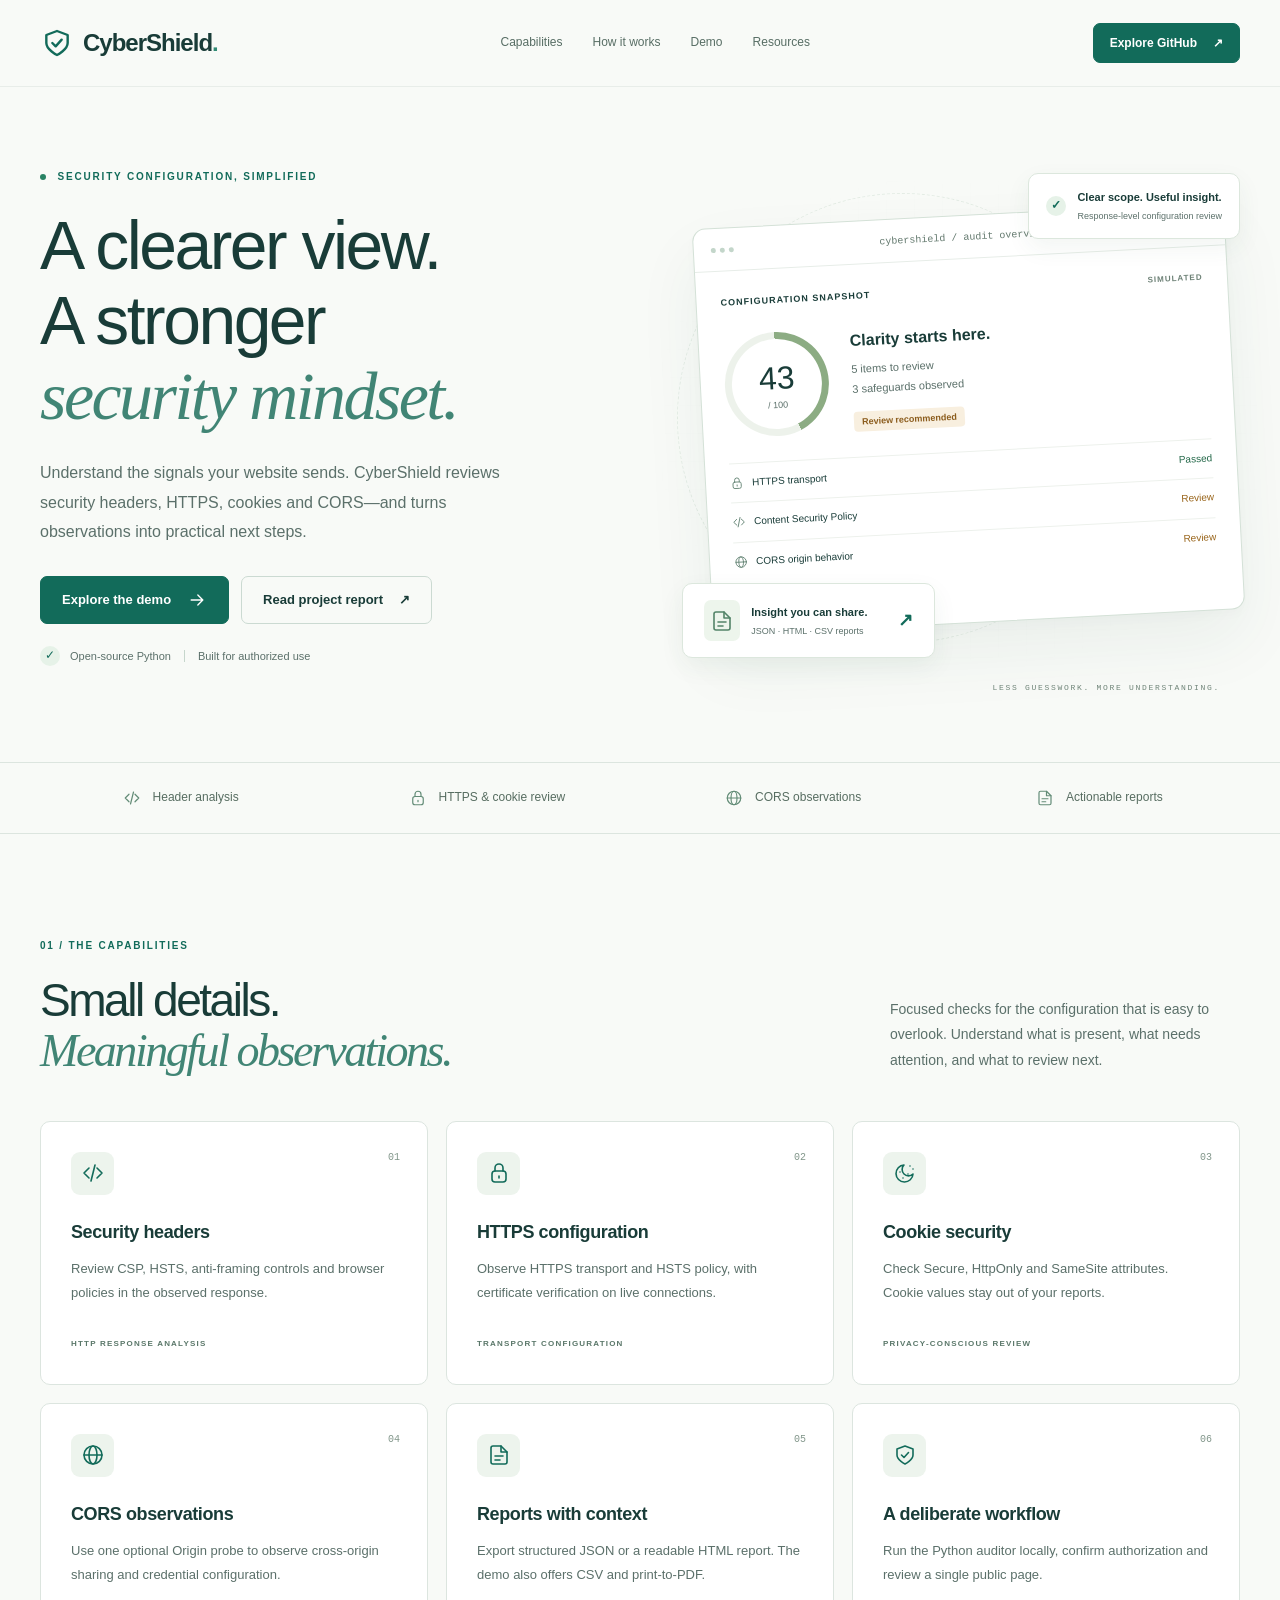
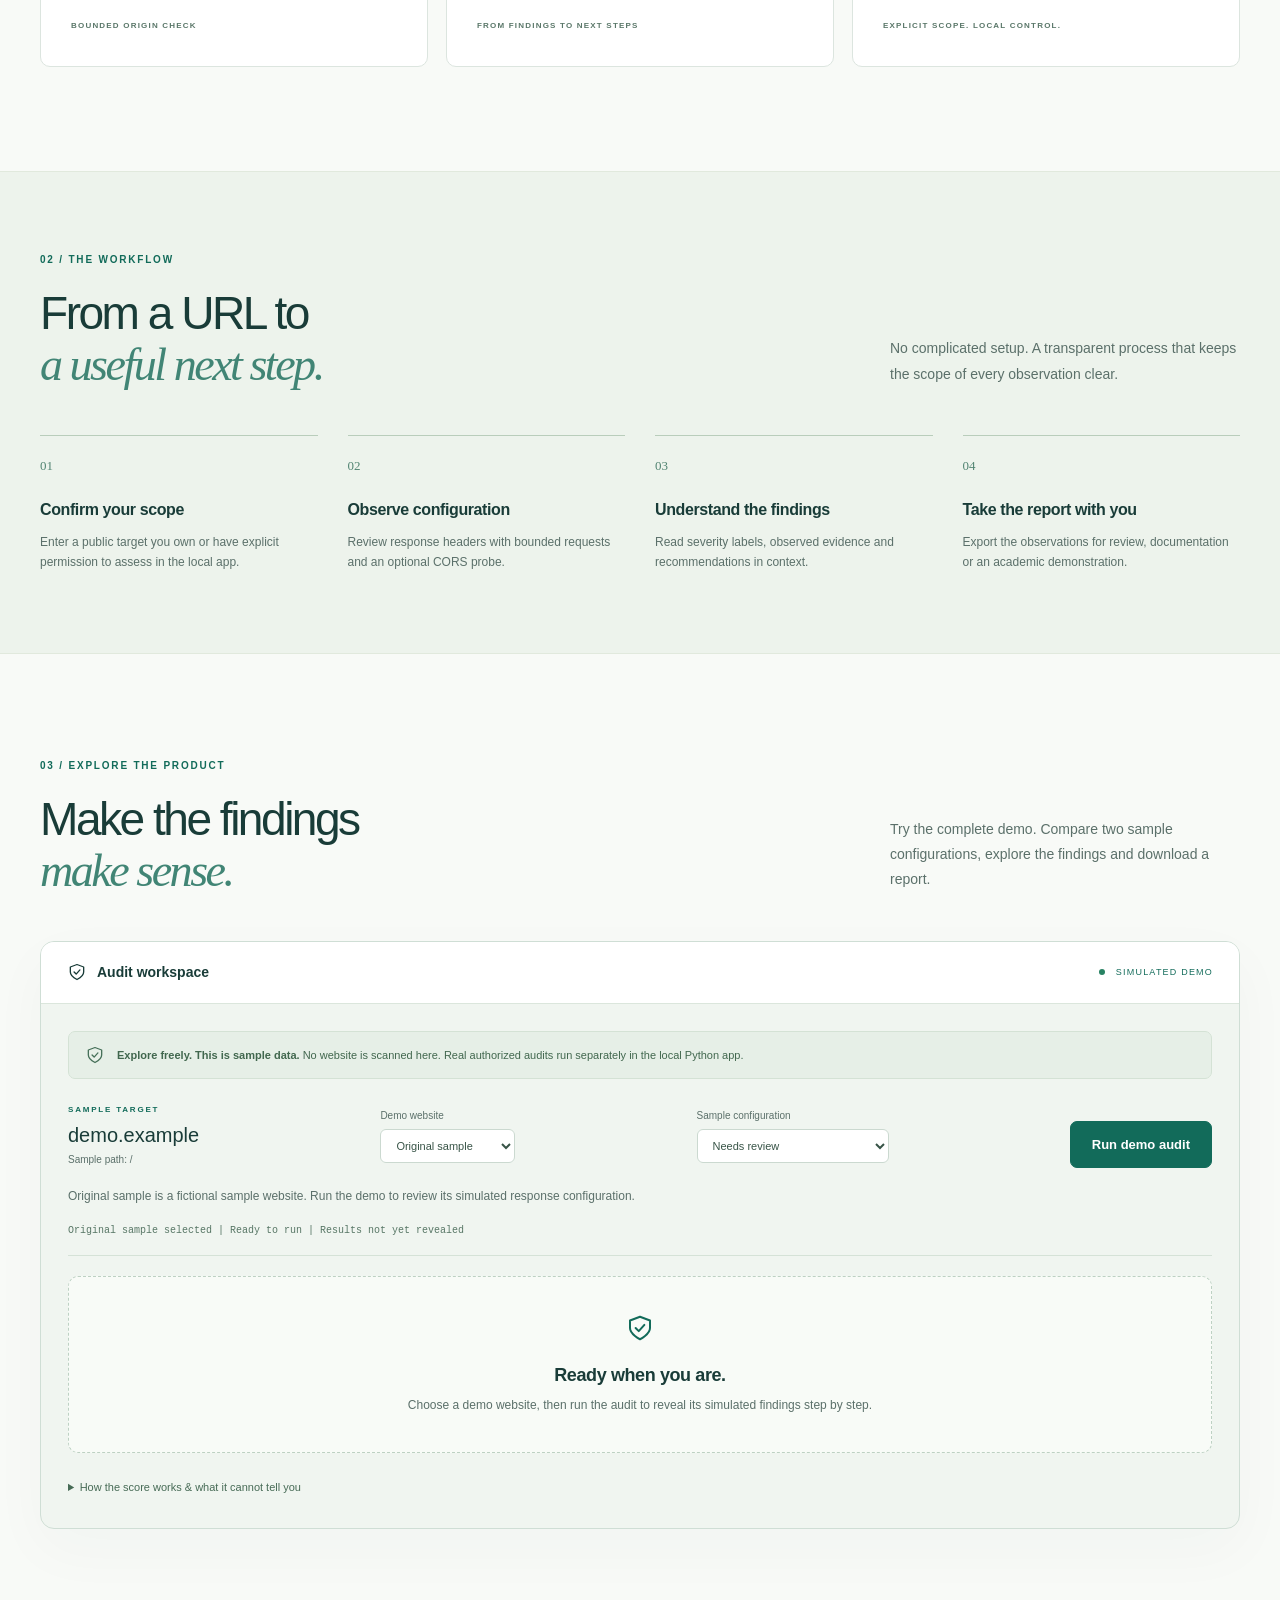
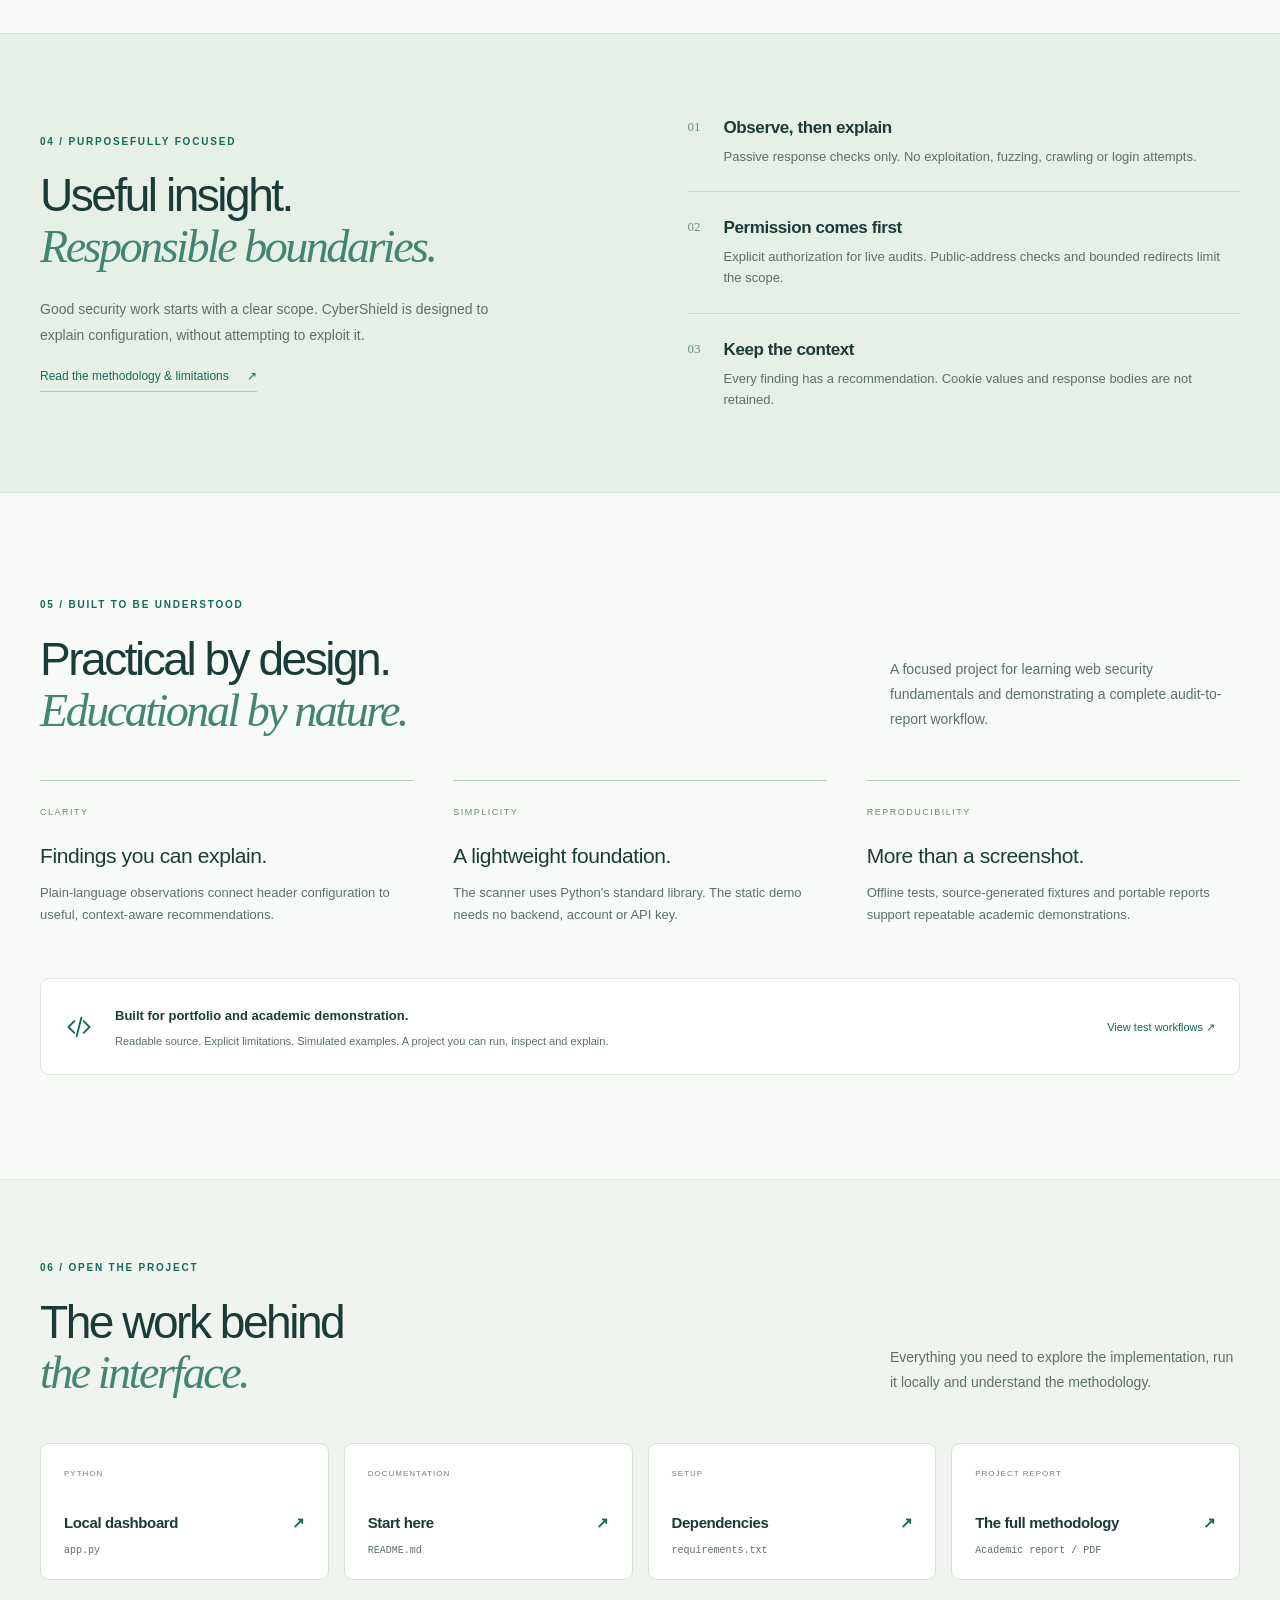
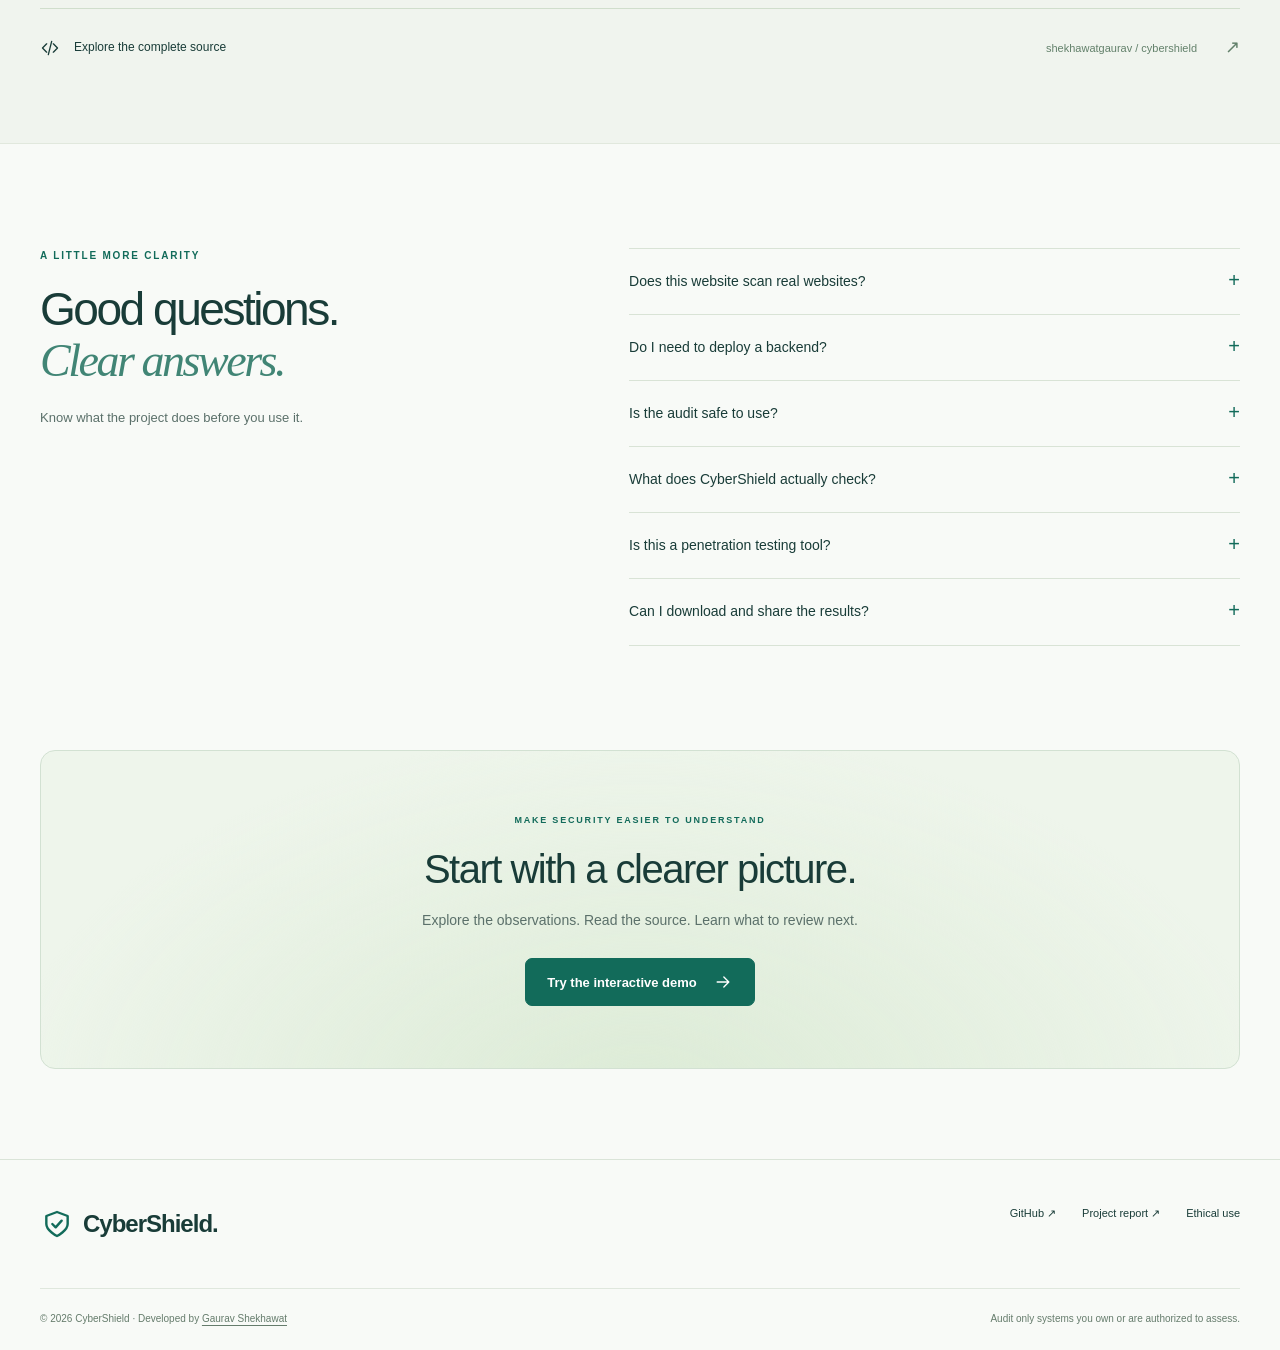
<file: docs/index.html>
<!doctype html>
<html lang="en">
<head>
  <meta charset="utf-8">
  <meta name="viewport" content="width=device-width, initial-scale=1">
  <meta name="description" content="CyberShield makes website security configuration easier to understand. Explore the simulated dashboard and the local Python auditor for headers, HTTPS, cookies and CORS.">
  <meta name="theme-color" content="#f7faf7">
  <title>CyberShield | Website security, made clear.</title>
  <link rel="stylesheet" href="styles.css">
  <script src="loader.js"></script>
  <script src="demo-data.js" defer></script>
  <script src="app.js" defer></script>
</head>
<body>
<div class="site-loader" role="status" aria-live="polite" aria-label="Loading CyberShield">
  <div class="loader-glow" aria-hidden="true"></div>
  <div class="loader-emblem" aria-hidden="true">
    <div class="loader-orbit orbit-outer"></div><div class="loader-orbit orbit-inner"></div>
    <svg viewBox="0 0 64 72"><path class="loader-shield" d="M32 5 9 14v19c0 17 23 32 23 32s23-15 23-32V14Z"/><path class="loader-check" d="m21 34 8 8 15-18"/></svg>
  </div>
  <div class="loader-brand">CyberShield<span>.</span></div>
  <div class="loader-caption">PREPARING YOUR WORKSPACE</div>
  <div class="loader-track" aria-hidden="true"><span></span></div>
</div>
<div id="site-content">
<a class="skip" href="#overview">Skip to main content</a>
<svg class="icon-library" aria-hidden="true" xmlns="http://www.w3.org/2000/svg"><defs>
  <symbol id="i-shield" viewBox="0 0 24 24"><path d="M12 3 4 6v6c0 5 8 9 8 9s8-4 8-9V6Z"/><path d="m8.5 12 2.5 2.5 4.5-5"/></symbol>
  <symbol id="i-code" viewBox="0 0 24 24"><path d="m8 7-5 5 5 5m8-10 5 5-5 5M14 4l-4 16"/></symbol>
  <symbol id="i-lock" viewBox="0 0 24 24"><rect x="5" y="10" width="14" height="11" rx="3"/><path d="M8 10V7a4 4 0 0 1 8 0v3m-4 5v2"/></symbol>
  <symbol id="i-cookie" viewBox="0 0 24 24"><path d="M20 13a6 6 0 0 1-9-9 8.5 8.5 0 1 0 9 9Z"/><path d="M7 11h.01M10 17h.01M15 13h.01M17 5h.01M20 8h.01"/></symbol>
  <symbol id="i-globe" viewBox="0 0 24 24"><circle cx="12" cy="12" r="9"/><ellipse cx="12" cy="12" rx="4" ry="9"/><path d="M3 12h18"/></symbol>
  <symbol id="i-file" viewBox="0 0 24 24"><path d="M14 3H6a2 2 0 0 0-2 2v14a2 2 0 0 0 2 2h12a2 2 0 0 0 2-2V9Z"/><path d="M14 3v6h6M8 13h8m-8 4h5"/></symbol>
  <symbol id="i-arrow" viewBox="0 0 24 24"><path d="M5 12h14m-6-6 6 6-6 6"/></symbol>
</defs></svg>
<header class="site-header"><div class="container nav-inner">
  <a class="brand" href="#overview" aria-label="CyberShield home"><span class="brand-mark"><svg><use href="#i-shield"/></svg></span>CyberShield<span class="brand-period">.</span></a>
  <nav aria-label="Main navigation"><a href="#features">Capabilities</a><a href="#workflow">How it works</a><a href="#dashboard">Demo</a><a href="#resources">Resources</a></nav>
  <a class="button small" href="https://github.com/shekhawatgaurav/cybershield">Explore GitHub <span aria-hidden="true">&#8599;</span></a>
</div></header>
<main id="overview">
<section class="hero container">
  <div class="hero-copy"><span class="eyebrow"><span class="status-dot"></span> SECURITY CONFIGURATION, SIMPLIFIED</span>
    <h1>A clearer view.<br>A stronger<br><em>security mindset.</em></h1>
    <p class="lead">Understand the signals your website sends. CyberShield reviews security headers, HTTPS, cookies and CORS&mdash;and turns observations into practical next steps.</p>
    <div class="hero-actions"><a class="button" href="#dashboard">Explore the demo <svg class="icon"><use href="#i-arrow"/></svg></a><a class="button secondary" href="https://github.com/shekhawatgaurav/cybershield/blob/main/cybershield-project-report.pdf">Read project report <span aria-hidden="true">&#8599;</span></a></div>
    <div class="hero-note"><span class="mini-check">&#10003;</span> Open-source Python <span class="note-divider"></span> Built for authorized use</div>
  </div>
  <div class="hero-art" aria-label="Illustrative audit preview with simulated findings">
    <div class="art-grid"></div><div class="orbit orbit-one"></div><div class="orbit orbit-two"></div>
    <div class="floating-note"><span class="mini-check">&#10003;</span><div>Clear scope. Useful insight.<small>Response-level configuration review</small></div></div>
    <div class="preview-window"><div class="preview-top"><span class="window-dots"><i></i><i></i><i></i></span><span>cybershield / audit overview</span><svg class="icon"><use href="#i-lock"/></svg></div>
      <div class="preview-body"><div class="preview-label">CONFIGURATION SNAPSHOT <span>SIMULATED</span></div><div class="preview-score"><div class="mini-ring"><strong>43<small>/ 100</small></strong></div><div><strong>Clarity starts here.</strong><p>5 items to review<br>3 safeguards observed</p><span class="badge medium">Review recommended</span></div></div>
      <div class="preview-row"><span><svg class="icon"><use href="#i-lock"/></svg> HTTPS transport</span><span class="preview-pass">Passed</span></div>
      <div class="preview-row"><span><svg class="icon"><use href="#i-code"/></svg> Content Security Policy</span><span class="preview-warn">Review</span></div>
      <div class="preview-row"><span><svg class="icon"><use href="#i-globe"/></svg> CORS origin behavior</span><span class="preview-warn">Review</span></div>
      <div class="preview-bottom"><span class="status-dot"></span> Sample findings. No real target scanned.</div></div>
    </div>
    <div class="floating-export"><span class="file-icon"><svg><use href="#i-file"/></svg></span><div>Insight you can share.<small>JSON &middot; HTML &middot; CSV reports</small></div><span aria-hidden="true">&#8599;</span></div>
    <span class="art-caption">LESS GUESSWORK. MORE UNDERSTANDING.</span>
  </div>
</section>
<div class="trust-strip"><div class="container trust-inner"><span><svg class="icon"><use href="#i-code"/></svg> Header analysis</span><span><svg class="icon"><use href="#i-lock"/></svg> HTTPS &amp; cookie review</span><span><svg class="icon"><use href="#i-globe"/></svg> CORS observations</span><span><svg class="icon"><use href="#i-file"/></svg> Actionable reports</span></div></div>
<section id="features" class="section container">
  <div class="section-heading"><div><p class="eyebrow">01 / THE CAPABILITIES</p><h2>Small details.<br><em>Meaningful observations.</em></h2></div><p>Focused checks for the configuration that is easy to overlook. Understand what is present, what needs attention, and what to review next.</p></div>
  <div class="feature-grid">
    <article class="feature"><span class="feature-icon"><svg><use href="#i-code"/></svg></span><span class="feature-number">01</span><h3>Security headers</h3><p>Review CSP, HSTS, anti-framing controls and browser policies in the observed response.</p><span class="feature-meta">HTTP RESPONSE ANALYSIS</span></article>
    <article class="feature"><span class="feature-icon"><svg><use href="#i-lock"/></svg></span><span class="feature-number">02</span><h3>HTTPS configuration</h3><p>Observe HTTPS transport and HSTS policy, with certificate verification on live connections.</p><span class="feature-meta">TRANSPORT CONFIGURATION</span></article>
    <article class="feature"><span class="feature-icon"><svg><use href="#i-cookie"/></svg></span><span class="feature-number">03</span><h3>Cookie security</h3><p>Check Secure, HttpOnly and SameSite attributes. Cookie values stay out of your reports.</p><span class="feature-meta">PRIVACY-CONSCIOUS REVIEW</span></article>
    <article class="feature"><span class="feature-icon"><svg><use href="#i-globe"/></svg></span><span class="feature-number">04</span><h3>CORS observations</h3><p>Use one optional Origin probe to observe cross-origin sharing and credential configuration.</p><span class="feature-meta">BOUNDED ORIGIN CHECK</span></article>
    <article class="feature"><span class="feature-icon"><svg><use href="#i-file"/></svg></span><span class="feature-number">05</span><h3>Reports with context</h3><p>Export structured JSON or a readable HTML report. The demo also offers CSV and print-to-PDF.</p><span class="feature-meta">FROM FINDINGS TO NEXT STEPS</span></article>
    <article class="feature"><span class="feature-icon"><svg><use href="#i-shield"/></svg></span><span class="feature-number">06</span><h3>A deliberate workflow</h3><p>Run the Python auditor locally, confirm authorization and review a single public page.</p><span class="feature-meta">EXPLICIT SCOPE. LOCAL CONTROL.</span></article>
  </div>
</section>
<section id="workflow" class="workflow-section"><div class="container">
  <div class="section-heading"><div><p class="eyebrow">02 / THE WORKFLOW</p><h2>From a URL to<br><em>a useful next step.</em></h2></div><p>No complicated setup. A transparent process that keeps the scope of every observation clear.</p></div>
  <ol class="process-grid"><li><span>01</span><h3>Confirm your scope</h3><p>Enter a public target you own or have explicit permission to assess in the local app.</p></li><li><span>02</span><h3>Observe configuration</h3><p>Review response headers with bounded requests and an optional CORS probe.</p></li><li><span>03</span><h3>Understand the findings</h3><p>Read severity labels, observed evidence and recommendations in context.</p></li><li><span>04</span><h3>Take the report with you</h3><p>Export the observations for review, documentation or an academic demonstration.</p></li></ol>
</div></section>
<section id="dashboard" class="section container dashboard-section">
  <div class="section-heading"><div><p class="eyebrow">03 / EXPLORE THE PRODUCT</p><h2>Make the findings<br><em>make sense.</em></h2></div><p>Try the complete demo. Compare two sample configurations, explore the findings and download a report.</p></div>
  <div class="dashboard-shell">
    <div class="dashboard-top"><span class="dashboard-brand"><svg class="icon"><use href="#i-shield"/></svg> Audit workspace</span><span class="demo-tag"><span class="status-dot"></span> SIMULATED DEMO</span></div>
    <div class="dashboard-body">
      <div class="notice"><svg class="icon"><use href="#i-shield"/></svg><p><strong>Explore freely. This is sample data.</strong> No website is scanned here. Real authorized audits run separately in the local Python app.</p></div>
      <div class="target-panel"><div class="target"><span class="eyebrow">SAMPLE TARGET</span><strong id="sample-target">demo.example</strong><span id="sample-response" class="muted">Fictional website / HTTP 200 sample</span></div><div class="scenario"><label for="sample-site">Demo website</label><select id="sample-site"><option value="original">Original sample</option><option value="store">Northstar Store</option><option value="portal">Orbit Docs</option></select></div><div class="scenario"><label for="scenario">Sample configuration</label><select id="scenario"><option value="baseline">Needs review</option><option value="hardened">After sample improvements</option></select></div><button id="run-demo" class="button">Run demo audit <span aria-hidden="true">&#8594;</span></button></div>
      <p id="sample-context" class="sample-context">A deliberately incomplete sample configuration. All observations are simulated.</p><div class="demo-progress" id="demo-progress" role="status" aria-live="polite">Sample loaded &middot; No target requests &middot; Ready to explore</div>
      <div id="audit-waiting" class="audit-waiting"><svg class="icon"><use href="#i-shield"/></svg><h3>Ready when you are.</h3><p>Choose a demo website, then run the audit to reveal its simulated findings step by step.</p></div><ol id="audit-stages" class="audit-stages" aria-label="Simulated audit progress" hidden></ol><div id="report-toolbar" class="report-toolbar" hidden><span><strong id="overview-title">Original sample / configuration overview</strong><small id="overview-context">Simulated baseline findings for demo.example</small></span><div class="export-actions"><label class="sr-only" for="export-format">Report format</label><select id="export-format"><option value="json">JSON report</option><option value="html">HTML report</option><option value="csv">CSV findings</option></select><button id="export" class="button secondary" disabled>Download <span aria-hidden="true">&#8595;</span></button><button id="print" class="button secondary" disabled>Print / PDF</button></div></div>
      <div id="status" class="sr-only" role="status" aria-live="polite"></div><noscript><p class="notice">Enable JavaScript to explore the interactive demo. Project information below remains available.</p></noscript>
      <div id="audit-summary" class="overview-grid" hidden>
        <article class="panel score-panel"><div class="panel-title"><h3>Configuration score</h3><span class="subtle-tag">SAMPLE</span></div><div id="score-ring" class="score-ring"><div><strong id="score">&mdash;</strong><span>OUT OF 100</span></div></div><div class="score-caption"><span id="grade" class="badge medium">Loading sample</span><p>A heuristic, not a security guarantee.</p></div></article>
        <article class="panel"><div class="panel-title"><h3>Review priorities</h3><span class="muted">By severity</span></div><div id="severity-bars" class="bars"></div><p class="chart-footer">Configuration warnings, not confirmed exploits.</p></article>
        <div class="stat-stack"><article class="panel stat"><span class="stat-icon"><svg><use href="#i-code"/></svg></span><div><span>Checks completed</span><strong id="checks">&mdash;</strong></div></article><article class="panel stat"><span class="stat-icon green">&#10003;</span><div><span>Observed safeguards</span><strong id="passed">&mdash;</strong></div></article><article class="panel stat"><span class="stat-icon amber">!</span><div><span>Needs review</span><strong id="warnings">&mdash;</strong></div></article></div>
      </div>
      <section id="headers" class="panel section-panel" hidden><div class="panel-title"><div><p class="eyebrow">THE OBSERVATIONS</p><h3>Security header analysis</h3></div><div class="table-tools"><label class="sr-only" for="search">Search security headers</label><input id="search" type="search" placeholder="Search headers..."><label class="filter"><span class="sr-only">Filter observations</span><select id="filter"><option value="ALL">All observations</option><option value="WARN">Needs review</option><option value="PASS">Passed checks</option><option value="INFO">Informational</option></select></label></div></div><div class="table-wrap" tabindex="0" role="region" aria-label="Scrollable security header results"><table><caption class="sr-only">Simulated transport and header observations</caption><thead><tr><th scope="col">Control</th><th scope="col">Observation</th><th scope="col">Status</th></tr></thead><tbody id="header-rows"></tbody></table></div><p id="empty" class="empty" hidden>No header observations match this filter.</p></section>
      <div id="access" class="access-grid" hidden><article class="panel"><div class="panel-title"><h3>CORS behavior</h3><svg class="icon"><use href="#i-globe"/></svg></div><div id="cors-content"></div></article><article class="panel"><div class="panel-title"><h3>Cookie security</h3><svg class="icon"><use href="#i-cookie"/></svg></div><div id="cookie-content"></div></article></div>
      <section id="recommendations" class="panel section-panel" hidden><div class="panel-title"><h3>Your next steps</h3><span class="muted">Prioritized recommendations</span></div><div id="recommendation-list"></div></section>
      <details class="limitations"><summary>How the score works &amp; what it cannot tell you</summary><p>Start at 100; subtract 17 per high, 10 per medium and 5 per low warning, with a floor of 0. Grades: A &ge;90, B &ge;75, C &ge;60, D &ge;40, F &lt;40. Informational observations do not affect the score.</p><p>A single response cannot represent a whole website. CSP presence does not validate policy quality. CORS reflection does not prove data exposure. HTTPS checks do not assess cipher suites. Scores are educational heuristics, not certification.</p></details>
    </div>
  </div>
</section>
<section id="methodology" class="methodology-section"><div class="container methodology-grid">
  <div><p class="eyebrow">04 / PURPOSEFULLY FOCUSED</p><h2>Useful insight.<br><em>Responsible boundaries.</em></h2><p class="lead">Good security work starts with a clear scope. CyberShield is designed to explain configuration, without attempting to exploit it.</p><a class="text-link" href="https://github.com/shekhawatgaurav/cybershield#scoring-and-limitations">Read the methodology &amp; limitations <span aria-hidden="true">&#8599;</span></a></div>
  <div class="principles"><article><span>01</span><div><h3>Observe, then explain</h3><p>Passive response checks only. No exploitation, fuzzing, crawling or login attempts.</p></div></article><article><span>02</span><div><h3>Permission comes first</h3><p>Explicit authorization for live audits. Public-address checks and bounded redirects limit the scope.</p></div></article><article><span>03</span><div><h3>Keep the context</h3><p>Every finding has a recommendation. Cookie values and response bodies are not retained.</p></div></article></div>
</div></section>
<section class="section container" id="why-cybershield">
  <div class="section-heading"><div><p class="eyebrow">05 / BUILT TO BE UNDERSTOOD</p><h2>Practical by design.<br><em>Educational by nature.</em></h2></div><p>A focused project for learning web security fundamentals and demonstrating a complete audit-to-report workflow.</p></div>
  <div class="benefit-grid"><article><span class="benefit-label">CLARITY</span><h3>Findings you can explain.</h3><p>Plain-language observations connect header configuration to useful, context-aware recommendations.</p></article><article><span class="benefit-label">SIMPLICITY</span><h3>A lightweight foundation.</h3><p>The scanner uses Python's standard library. The static demo needs no backend, account or API key.</p></article><article><span class="benefit-label">REPRODUCIBILITY</span><h3>More than a screenshot.</h3><p>Offline tests, source-generated fixtures and portable reports support repeatable academic demonstrations.</p></article></div>
  <div class="academic-note"><svg class="icon"><use href="#i-code"/></svg><div><strong>Built for portfolio and academic demonstration.</strong><p>Readable source. Explicit limitations. Simulated examples. A project you can run, inspect and explain.</p></div><a href="https://github.com/shekhawatgaurav/cybershield/actions">View test workflows <span aria-hidden="true">&#8599;</span></a></div>
</section>
<section id="resources" class="resources-section"><div class="container">
  <div class="section-heading"><div><p class="eyebrow">06 / OPEN THE PROJECT</p><h2>The work behind<br><em>the interface.</em></h2></div><p>Everything you need to explore the implementation, run it locally and understand the methodology.</p></div>
  <div class="resource-grid"><a class="resource" href="https://github.com/shekhawatgaurav/cybershield/blob/main/app.py"><span class="resource-type">PYTHON</span><h3>Local dashboard <span>&#8599;</span></h3><p>app.py</p></a><a class="resource" href="https://github.com/shekhawatgaurav/cybershield/blob/main/README.md"><span class="resource-type">DOCUMENTATION</span><h3>Start here <span>&#8599;</span></h3><p>README.md</p></a><a class="resource" href="https://github.com/shekhawatgaurav/cybershield/blob/main/requirements.txt"><span class="resource-type">SETUP</span><h3>Dependencies <span>&#8599;</span></h3><p>requirements.txt</p></a><a class="resource" href="https://github.com/shekhawatgaurav/cybershield/blob/main/cybershield-project-report.pdf"><span class="resource-type">PROJECT REPORT</span><h3>The full methodology <span>&#8599;</span></h3><p>Academic report / PDF</p></a></div>
  <a class="repo-banner" href="https://github.com/shekhawatgaurav/cybershield"><span><svg class="icon"><use href="#i-code"/></svg> Explore the complete source</span><span>shekhawatgaurav / cybershield <b aria-hidden="true">&#8599;</b></span></a>
</div></section>
<section id="faq" class="section container faq-grid"><div><p class="eyebrow">A LITTLE MORE CLARITY</p><h2>Good questions.<br><em>Clear answers.</em></h2><p class="muted">Know what the project does before you use it.</p></div><div class="faq-list">
  <details><summary>Does this website scan real websites?</summary><p>No. This public demo uses simulated fixtures and never sends requests to a target. The separate Python CLI and local Streamlit dashboard can audit public websites you own or are explicitly authorized to assess.</p></details>
  <details><summary>Do I need to deploy a backend?</summary><p>No. The public demo is HTML, CSS and JavaScript hosted on GitHub Pages. For live audits, install the Python project locally. Streamlit is only needed for the local dashboard.</p></details>
  <details><summary>Is the audit safe to use?</summary><p>The tool limits requests and avoids exploitation, but any real GET request contacts a server. Only audit appropriate, authorized pages. Keep the Python dashboard local: its DNS checks are not hardened against DNS rebinding.</p></details>
  <details><summary>What does CyberShield actually check?</summary><p>HTTPS usage, HSTS, CSP presence, MIME sniffing protection, framing controls, referrer and permissions policies, cookie attributes and limited CORS origin behavior. It reviews the final response of a single page.</p></details>
  <details><summary>Is this a penetration testing tool?</summary><p>No. It is a response-configuration auditor. It does not verify exploitation, assess every endpoint or provide comprehensive OWASP Top 10 coverage. Findings and scores require application context.</p></details>
  <details><summary>Can I download and share the results?</summary><p>Yes. The demo exports JSON, HTML and CSV, and supports browser printing or Save as PDF. Simulated reports remain labeled. The local Python tool exports JSON and HTML reports for authorized audits.</p></details>
</div></section>
<section class="closing container"><span class="eyebrow">MAKE SECURITY EASIER TO UNDERSTAND</span><h2>Start with a clearer picture.</h2><p>Explore the observations. Read the source. Learn what to review next.</p><a class="button" href="#dashboard">Try the interactive demo <svg class="icon"><use href="#i-arrow"/></svg></a></section>
</main>
<footer class="site-footer"><div class="container"><div class="footer-top"><a class="brand" href="#overview"><span class="brand-mark"><svg><use href="#i-shield"/></svg></span>CyberShield.</a><div><a href="https://github.com/shekhawatgaurav/cybershield">GitHub &#8599;</a><a href="https://github.com/shekhawatgaurav/cybershield/blob/main/cybershield-project-report.pdf">Project report &#8599;</a><a href="#methodology">Ethical use</a></div></div><div class="footer-bottom"><span>&copy; 2026 CyberShield &middot; Developed by <a href="https://github.com/shekhawatgaurav">Gaurav Shekhawat</a></span><span>Audit only systems you own or are authorized to assess.</span></div></div></footer>
</div>
</body></html>
</file>
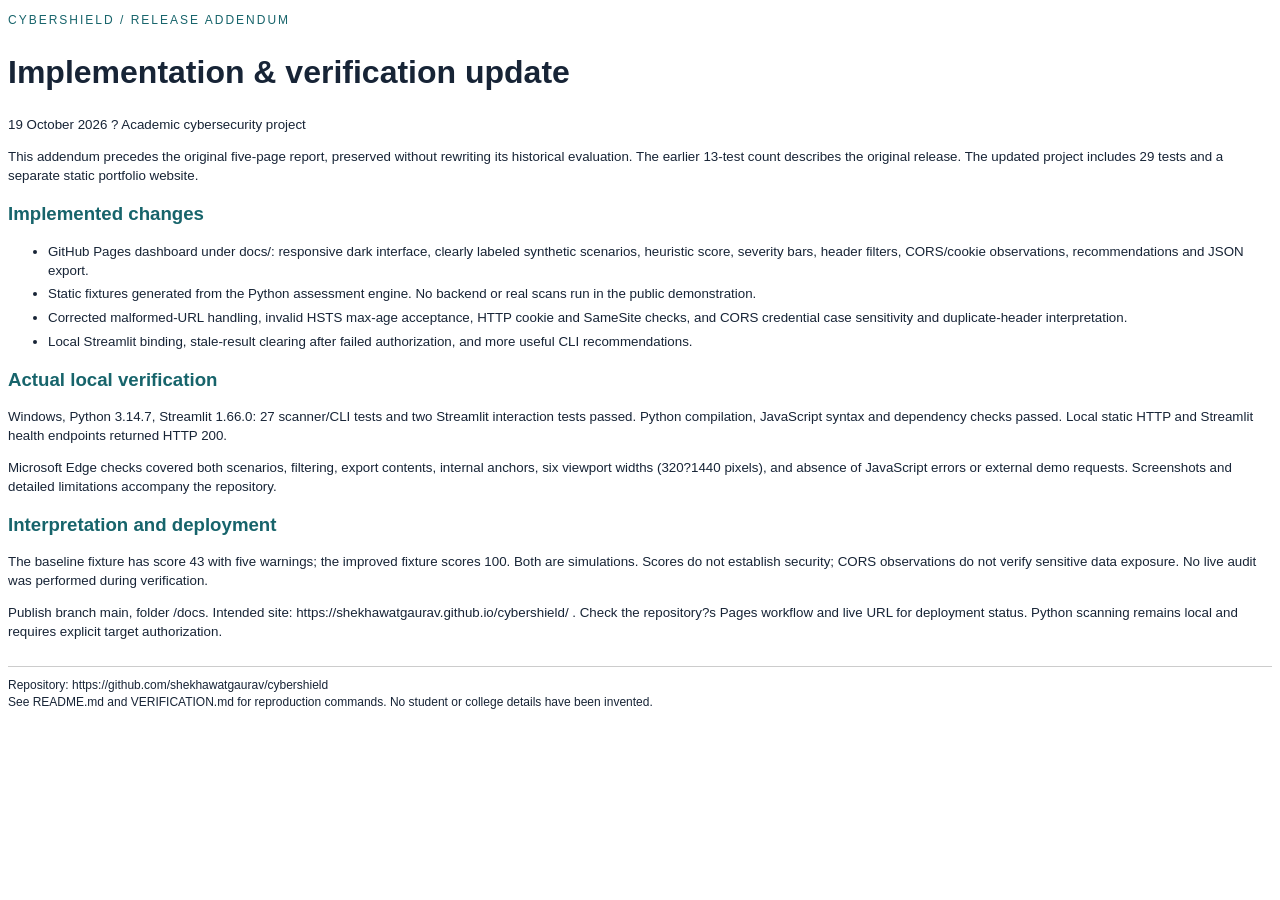
<file: project-report-addendum.html>
<!doctype html><html lang="en"><head><meta charset="utf-8"><title>CyberShield release addendum</title><style>@page{size:A4;margin:16mm}body{font:10pt/1.4 Arial,sans-serif;color:#172436}h1{font-size:24pt}h2{font-size:14pt;color:#17646b}.tag{font-size:9pt;letter-spacing:2px;color:#17646b}li{margin-bottom:5px}footer{margin-top:25px;border-top:1px solid #ccc;padding-top:10px;font-size:9pt}</style></head><body><p class="tag">CYBERSHIELD / RELEASE ADDENDUM</p><h1>Implementation &amp; verification update</h1><p>19 October 2026 ? Academic cybersecurity project</p><p>This addendum precedes the original five-page report, preserved without rewriting its historical evaluation. The earlier 13-test count describes the original release. The updated project includes 29 tests and a separate static portfolio website.</p><h2>Implemented changes</h2><ul><li>GitHub Pages dashboard under docs/: responsive dark interface, clearly labeled synthetic scenarios, heuristic score, severity bars, header filters, CORS/cookie observations, recommendations and JSON export.</li><li>Static fixtures generated from the Python assessment engine. No backend or real scans run in the public demonstration.</li><li>Corrected malformed-URL handling, invalid HSTS max-age acceptance, HTTP cookie and SameSite checks, and CORS credential case sensitivity and duplicate-header interpretation.</li><li>Local Streamlit binding, stale-result clearing after failed authorization, and more useful CLI recommendations.</li></ul><h2>Actual local verification</h2><p>Windows, Python 3.14.7, Streamlit 1.66.0: 27 scanner/CLI tests and two Streamlit interaction tests passed. Python compilation, JavaScript syntax and dependency checks passed. Local static HTTP and Streamlit health endpoints returned HTTP 200.</p><p>Microsoft Edge checks covered both scenarios, filtering, export contents, internal anchors, six viewport widths (320?1440 pixels), and absence of JavaScript errors or external demo requests. Screenshots and detailed limitations accompany the repository.</p><h2>Interpretation and deployment</h2><p>The baseline fixture has score 43 with five warnings; the improved fixture scores 100. Both are simulations. Scores do not establish security; CORS observations do not verify sensitive data exposure. No live audit was performed during verification.</p><p>Publish branch main, folder /docs. Intended site: https://shekhawatgaurav.github.io/cybershield/ . Check the repository?s Pages workflow and live URL for deployment status. Python scanning remains local and requires explicit target authorization.</p><footer>Repository: https://github.com/shekhawatgaurav/cybershield<br>See README.md and VERIFICATION.md for reproduction commands. No student or college details have been invented.</footer></body></html>
</file>
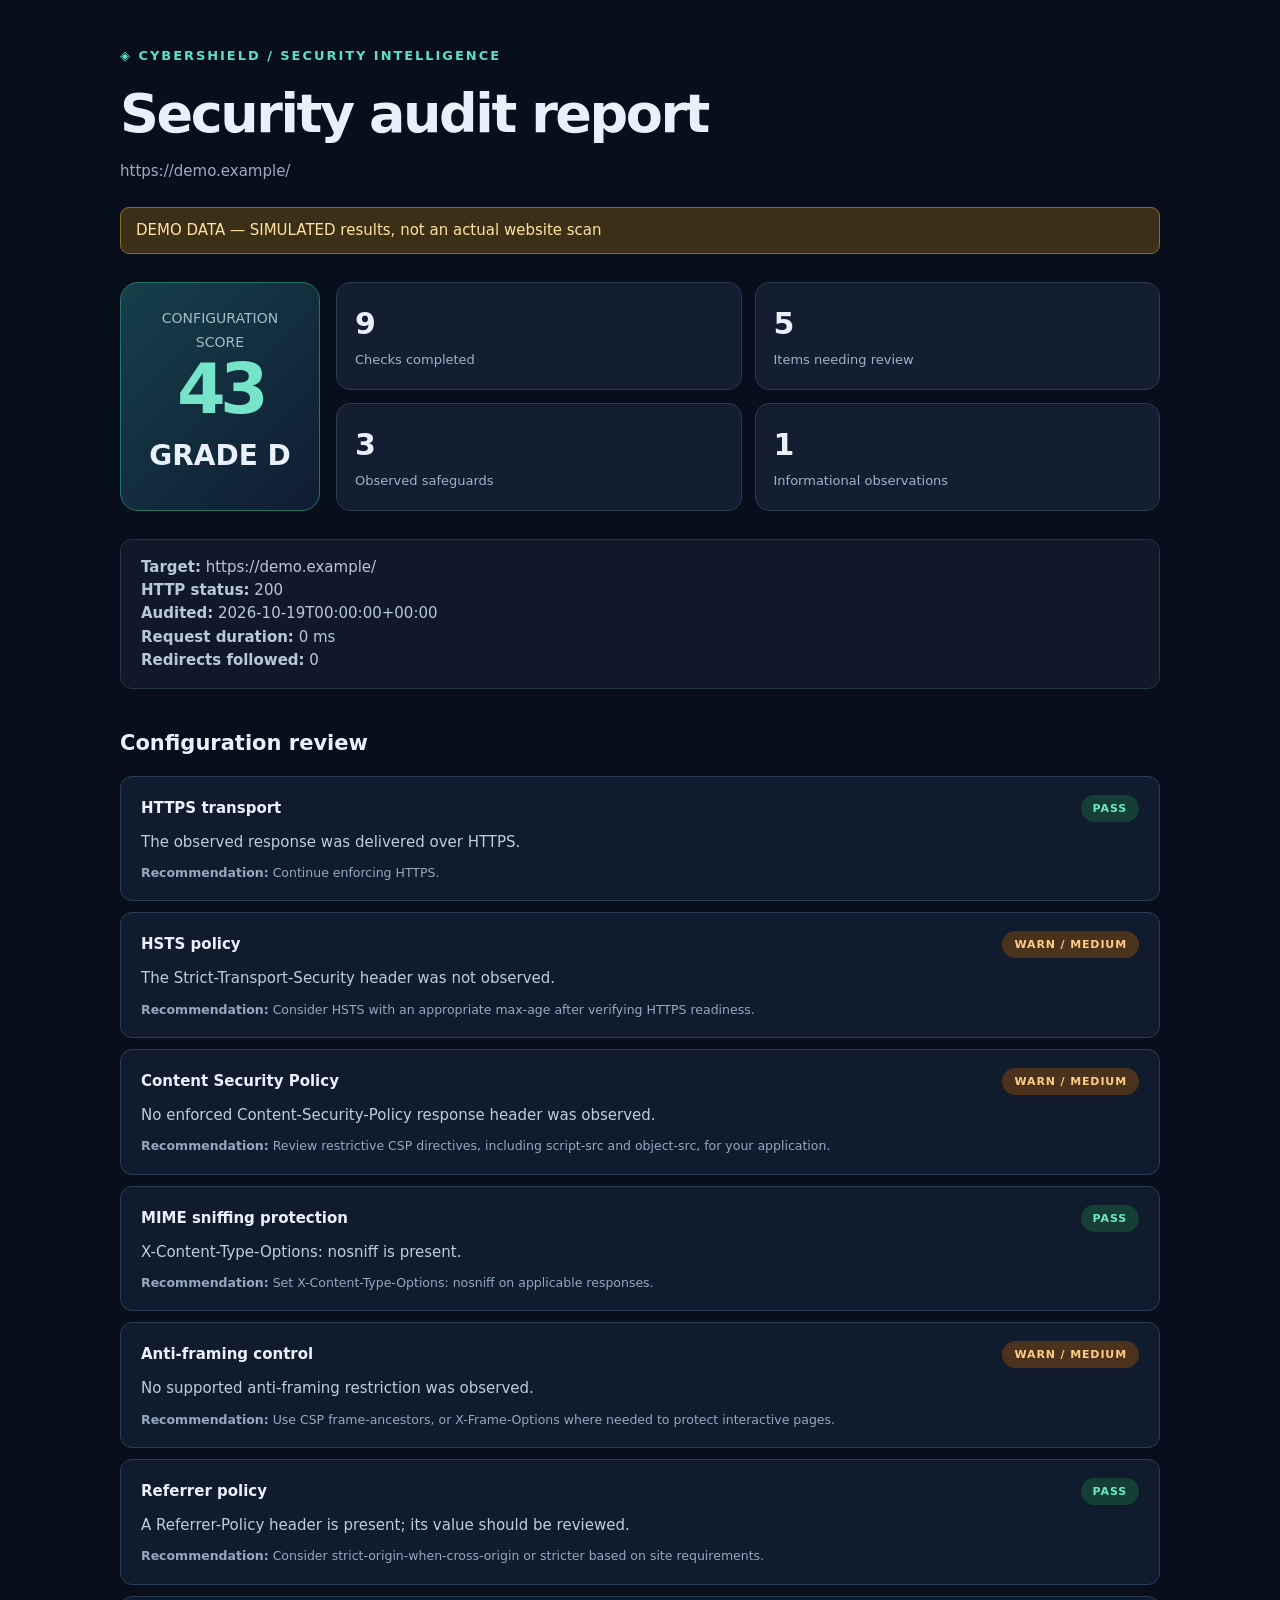
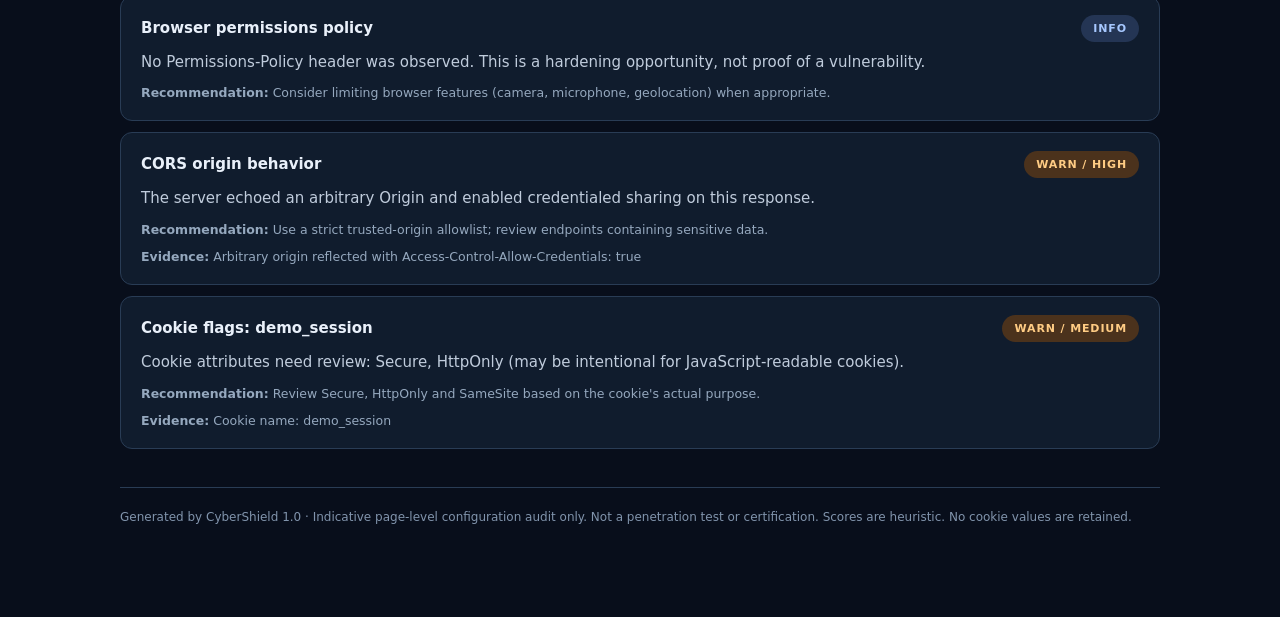
<file: examples/demo-audit.html>
<!doctype html>
<html lang="en"><head><meta charset="utf-8"><meta name="viewport" content="width=device-width,initial-scale=1">
<title>CyberShield | Audit report</title>
<style>
:root{color-scheme:dark}*{box-sizing:border-box}
body{margin:0;background:#080e1b;color:#e9f0fa;font:15px/1.55 Inter,ui-sans-serif,system-ui,-apple-system,Segoe UI,sans-serif}
.wrapper{width:min(1040px,calc(100% - 36px));margin:46px auto 90px}
.brand{letter-spacing:.15em;color:#5be0c4;font-weight:800;font-size:13px}h1{font-size:clamp(32px,5vw,54px);margin:6px 0 4px;letter-spacing:-.045em}
.sub{color:#9eabc0;margin:0 0 24px;word-break:break-word}.demo{padding:11px 15px;border:1px solid #8a6b2b;background:#3b3017;color:#ffe2a0;border-radius:9px;margin:16px 0}
.hero{display:grid;grid-template-columns:200px 1fr;gap:16px;margin:28px 0}.score{background:linear-gradient(135deg,#153f48,#101c33);border:1px solid #287469;border-radius:18px;padding:24px;text-align:center}
.score strong{display:block;font-size:70px;line-height:1;font-weight:850;color:#75e4c9;letter-spacing:-.08em}.score span{font-size:14px;color:#a4bac6}.score b{display:block;font-size:28px;margin-top:10px}
.stats{display:grid;grid-template-columns:repeat(2,1fr);gap:13px}.stat{background:#131e31;border:1px solid #2a3850;border-radius:14px;padding:18px}
.stat strong{font-size:30px;display:block}.stat span{color:#a0b2c8;font-size:13px}
.meta{background:#10192a;border:1px solid #24354a;border-radius:12px;padding:16px 20px;color:#b9c8d8;word-break:break-all}
h2{font-size:21px;margin:38px 0 16px}.finding{border:1px solid #293c55;background:#101c2d;border-radius:12px;padding:18px 20px;margin:11px 0}
.finding-head{display:flex;justify-content:space-between;align-items:center;gap:18px}.finding p{color:#c0ccdc;margin:9px 0}.finding small{display:block;color:#95a8be;margin-top:8px}
.pill{border-radius:50px;padding:5px 12px;font-size:11px;font-weight:800;white-space:nowrap;letter-spacing:.08em}.pill.warn{color:#ffcc84;background:#4b321c}.pill.pass{color:#6becbf;background:#153e36}.pill.info{color:#a7c8ff;background:#243554}
.footer{border-top:1px solid #293c55;color:#8194ac;font-size:12px;margin-top:38px;padding-top:20px}
@media(max-width:620px){.hero{grid-template-columns:1fr}.score strong{font-size:56px}}
@media print{:root{color-scheme:light}body{background:#fff;color:#161616}.finding,.stat,.meta,.score{background:#fff;color:#222;border-color:#aaa}.finding p,.sub,.stat span,.finding small,.score span{color:#444}}
</style></head>
<body><main class="wrapper"><div class="brand">◈ CYBERSHIELD / SECURITY INTELLIGENCE</div>
<h1>Security audit report</h1><p class="sub">https://demo.example/</p><div class="demo">DEMO DATA — SIMULATED results, not an actual website scan</div>
<div class="hero"><div class="score"><span>CONFIGURATION SCORE</span><strong>43</strong><b>GRADE D</b></div>
<div class="stats"><div class="stat"><strong>9</strong><span>Checks completed</span></div>
<div class="stat"><strong>5</strong><span>Items needing review</span></div>
<div class="stat"><strong>3</strong><span>Observed safeguards</span></div>
<div class="stat"><strong>1</strong><span>Informational observations</span></div></div></div>
<div class="meta"><b>Target:</b> https://demo.example/<br><b>HTTP status:</b> 200<br>
<b>Audited:</b> 2026-10-19T00:00:00+00:00<br><b>Request duration:</b> 0 ms<br>
<b>Redirects followed:</b> 0</div>
<h2>Configuration review</h2><article class="finding"><div class="finding-head"><strong>HTTPS transport</strong><span class="pill pass">PASS</span></div><p>The observed response was delivered over HTTPS.</p><small><b>Recommendation:</b> Continue enforcing HTTPS.</small></article><article class="finding"><div class="finding-head"><strong>HSTS policy</strong><span class="pill warn">WARN / MEDIUM</span></div><p>The Strict-Transport-Security header was not observed.</p><small><b>Recommendation:</b> Consider HSTS with an appropriate max-age after verifying HTTPS readiness.</small></article><article class="finding"><div class="finding-head"><strong>Content Security Policy</strong><span class="pill warn">WARN / MEDIUM</span></div><p>No enforced Content-Security-Policy response header was observed.</p><small><b>Recommendation:</b> Review restrictive CSP directives, including script-src and object-src, for your application.</small></article><article class="finding"><div class="finding-head"><strong>MIME sniffing protection</strong><span class="pill pass">PASS</span></div><p>X-Content-Type-Options: nosniff is present.</p><small><b>Recommendation:</b> Set X-Content-Type-Options: nosniff on applicable responses.</small></article><article class="finding"><div class="finding-head"><strong>Anti-framing control</strong><span class="pill warn">WARN / MEDIUM</span></div><p>No supported anti-framing restriction was observed.</p><small><b>Recommendation:</b> Use CSP frame-ancestors, or X-Frame-Options where needed to protect interactive pages.</small></article><article class="finding"><div class="finding-head"><strong>Referrer policy</strong><span class="pill pass">PASS</span></div><p>A Referrer-Policy header is present; its value should be reviewed.</p><small><b>Recommendation:</b> Consider strict-origin-when-cross-origin or stricter based on site requirements.</small></article><article class="finding"><div class="finding-head"><strong>Browser permissions policy</strong><span class="pill info">INFO</span></div><p>No Permissions-Policy header was observed. This is a hardening opportunity, not proof of a vulnerability.</p><small><b>Recommendation:</b> Consider limiting browser features (camera, microphone, geolocation) when appropriate.</small></article><article class="finding"><div class="finding-head"><strong>CORS origin behavior</strong><span class="pill warn">WARN / HIGH</span></div><p>The server echoed an arbitrary Origin and enabled credentialed sharing on this response.</p><small><b>Recommendation:</b> Use a strict trusted-origin allowlist; review endpoints containing sensitive data.</small><small><b>Evidence:</b> Arbitrary origin reflected with Access-Control-Allow-Credentials: true</small></article><article class="finding"><div class="finding-head"><strong>Cookie flags: demo_session</strong><span class="pill warn">WARN / MEDIUM</span></div><p>Cookie attributes need review: Secure, HttpOnly (may be intentional for JavaScript-readable cookies).</p><small><b>Recommendation:</b> Review Secure, HttpOnly and SameSite based on the cookie&#x27;s actual purpose.</small><small><b>Evidence:</b> Cookie name: demo_session</small></article>
<div class="footer">Generated by CyberShield 1.0 · Indicative page-level configuration audit only.
Not a penetration test or certification. Scores are heuristic. No cookie values are retained.</div>
</main></body></html>
</file>
<file: docs/styles.css>
/* CyberShield: an original light editorial layout with a functional audit workspace. */
:root {
  color-scheme:light;
  --bg:#f8faf7;
  --text:#193c38;
  --muted:#5b706a;
  --teal:#126b5a;
  --line:#dce5df;
  --green:#187252;
  --amber:#a16a22;
  --red:#b14d51;
  --cyan:#28778a;
}
* {
  box-sizing:border-box;
}
html {
  scroll-behavior:smooth;
  scroll-padding-top:105px;
}
body {
  margin:0;
  background:var(--bg);
  color:var(--text);
  font:15px/1.65 'Segoe UI',Arial,sans-serif;
  -webkit-font-smoothing:antialiased;
}
a {
  color:inherit;
  text-decoration:none;
}
button,input,select {
  font:inherit;
}
button,select,summary {
  cursor:pointer;
}
button,a,input,select,summary,[tabindex]:focus {
  -webkit-tap-highlight-color:transparent;
}
a:focus-visible,button:focus-visible,input:focus-visible,select:focus-visible,summary:focus-visible,[tabindex]:focus-visible {
  outline:3px solid #398878;
  outline-offset:4px;
}
button:disabled {
  cursor:wait;
  opacity:.55;
}
svg {
  width:24px;
  height:24px;
  fill:none;
  stroke:currentColor;
  stroke-width:1.6;
  stroke-linecap:round;
  stroke-linejoin:round;
  flex-shrink:0;
}
.icon-library {
  position:absolute;
  width:0;
  height:0;
  overflow:hidden;
}
.icon {
  width:20px;
  height:20px;
}
.container {
  width:min(1200px,calc(100% - 80px));
  margin-inline:auto;
}
.section {
  padding-top:104px;
  padding-bottom:104px;
}
h1,h2,h3,p {
  margin-top:0;
}
h1,h2 {
  font-weight:500;
  letter-spacing:-2.5px;
  line-height:1.1;
}
h1 {
  font-size:clamp(48px,5.3vw,74px);
  margin:24px 0;
}
h2 {
  font-size:clamp(34px,3.6vw,49px);
  margin:0;
}
h3 {
  font-size:18px;
  letter-spacing:-.4px;
  font-weight:600;
  line-height:1.4;
  margin-bottom:12px;
}
em {
  font-family:Georgia,'Times New Roman',serif;
  font-weight:400;
  color:#418575;
}
p {
  color:var(--muted);
}
.muted {
  color:var(--muted);
}
.eyebrow {
  display:block;
  color:var(--teal);
  font-size:10px;
  font-weight:650;
  letter-spacing:1.8px;
  margin:0 0 20px;
}
.lead {
  font-size:16px;
  line-height:1.85;
  max-width:490px;
}
.status-dot {
  display:inline-block;
  width:6px;
  height:6px;
  border-radius:50%;
  background:#288263;
  margin-right:7px;
}
.button {
  display:inline-flex;
  align-items:center;
  justify-content:center;
  gap:16px;
  border:1px solid var(--teal);
  background:var(--teal);
  color:white;
  padding:13px 21px;
  border-radius:7px;
  font-size:13px;
  font-weight:600;
  line-height:1.5;
  transition:background .2s,transform .2s,box-shadow .2s;
  white-space:nowrap;
}
.button:hover {
  background:#0b5547;
  box-shadow:0 5px 12px #18574915;
  transform:translateY(-2px);
}
.button.secondary {
  color:var(--text);
  background:transparent;
  border-color:#cbdad2;
}
.button.secondary:hover {
  background:#edf4ee;
}
.button.small {
  padding:10px 16px;
  font-size:12px;
}
.site-header {
  position:sticky;
  top:0;
  z-index:20;
  background:#f8faf7f2;
  backdrop-filter:blur(12px);
  border-bottom:1px solid #dce5df99;
}
.nav-inner {
  height:86px;
  display:flex;
  align-items:center;
  justify-content:space-between;
  gap:28px;
}
.brand {
  display:inline-flex;
  gap:9px;
  align-items:center;
  font-size:24px;
  font-weight:700;
  letter-spacing:-1px;
}
.brand-period {
  color:#328c75;
  margin-left:-9px;
}
.brand-mark {
  display:grid;
  place-items:center;
  width:34px;
  height:37px;
  color:var(--teal);
}
.brand-mark svg {
  width:32px;
  height:32px;
  stroke-width:1.8;
}
nav {
  display:flex;
  gap:30px;
}
nav a {
  color:#586e65;
  font-size:12px;
  font-weight:500;
  padding:9px 0;
}
nav a:hover,nav a[aria-current] {
  color:var(--teal);
}
.hero {
  display:grid;
  grid-template-columns:1.08fr 1fr;
  gap:40px;
  align-items:center;
  padding-top:78px;
  padding-bottom:92px;
  min-height:675px;
}
.hero-actions {
  display:flex;
  flex-wrap:wrap;
  gap:12px;
  margin:29px 0 22px;
}
.hero-note {
  display:flex;
  align-items:center;
  gap:10px;
  font-size:11px;
  color:var(--muted);
}
.mini-check {
  color:var(--teal);
  display:grid;
  place-items:center;
  width:20px;
  height:20px;
  background:#e6f2e8;
  border-radius:50%;
  font-size:12px;
}
.note-divider {
  width:1px;
  height:12px;
  background:#c6d6cc;
  margin:0 3px;
}
.hero-art {
  position:relative;
  min-height:470px;
  display:grid;
  align-items:center;
  padding:42px 0 40px 20px;
}
.art-grid {
  position:absolute;
  inset:8px -20px 0;
  background-image:linear-gradient(#a4c3b51c 1px,transparent 1px),linear-gradient(90deg,#a4c3b51c 1px,transparent 1px);
  background-size:28px 28px;
  mask-image:radial-gradient(ellipse,black,transparent 74%);
}
.orbit {
  position:absolute;
  width:360px;
  height:360px;
  border:1px solid #d9e5db;
  border-radius:50%;
  left:40px;
  top:65px;
}
.orbit-two {
  width:450px;
  height:450px;
  top:20px;
  left:-5px;
  border-style:dashed;
  opacity:.65;
}
.preview-window {
  position:relative;
  z-index:2;
  background:white;
  border:1px solid #d4e1d7;
  border-radius:13px;
  box-shadow:0 30px 65px #1b4a3e10,0 5px 12px #1b4a3e05;
  transform:rotate(-3deg);
  margin:0 5px 0 0;
}
.preview-top {
  padding:14px 17px;
  border-bottom:1px solid #e7ede8;
  display:flex;
  justify-content:space-between;
  align-items:center;
  font:10px Consolas,monospace;
  color:#63796e;
}
.window-dots {
  display:flex;
  gap:4px;
}
.window-dots i {
  width:5px;
  height:5px;
  border-radius:50%;
  background:#c3d6ca;
}
.preview-top svg {
  width:14px;
  height:14px;
}
.preview-body {
  padding:24px;
}
.preview-label {
  font-size:9px;
  font-weight:600;
  letter-spacing:1px;
  display:flex;
  justify-content:space-between;
  gap:8px;
}
.preview-label>span {
  color:#6d8176;
  font-size:8px;
}
.preview-score {
  display:flex;
  gap:23px;
  align-items:center;
  margin:24px 0;
}
.mini-ring {
  width:104px;
  height:104px;
  padding:7px;
  border-radius:50%;
  background:conic-gradient(#8cac83 43%,#edf2eb 0);
  flex-shrink:0;
}
.preview-score .mini-ring>strong {
  display:flex;
  align-items:center;
  justify-content:center;
  flex-direction:column;
  height:100%;
  background:white;
  border-radius:50%;
  font-size:32px;
  font-weight:500;
  line-height:1.3;
}
.mini-ring small {
  font:9px 'Segoe UI',sans-serif;
  color:var(--muted);
}
.preview-score>div>strong {
  font-size:16px;
  font-weight:600;
}
.preview-score p {
  font-size:11px;
  line-height:1.8;
  margin:6px 0 8px;
}
.preview-row {
  padding:11px 0;
  border-top:1px solid #edf1ec;
  display:flex;
  justify-content:space-between;
  align-items:center;
  gap:10px;
  font-size:10px;
}
.preview-row>span:first-child {
  display:flex;
  align-items:center;
  gap:8px;
}
.preview-row .icon {
  width:14px;
  height:14px;
  color:#688778;
}
.preview-pass {
  color:#246849;
}
.preview-warn {
  color:#99651b;
}
.preview-bottom {
  font-size:9px;
  color:#6a7b70;
  margin-top:14px;
}
.preview-bottom .status-dot {
  width:5px;
  height:5px;
}
.floating-note,.floating-export {
  position:absolute;
  z-index:3;
  background:#fff;
  border:1px solid #dce7dd;
  box-shadow:0 9px 24px #2b5e4110;
  border-radius:10px;
  display:flex;
  align-items:center;
  gap:11px;
  font-size:11px;
  font-weight:600;
}
.floating-note {
  top:0;
  right:0;
  padding:14px 17px;
}
.floating-note small,.floating-export small {
  display:block;
  color:var(--muted);
  font-size:9px;
  font-weight:400;
  margin-top:3px;
}
.floating-export {
  bottom:4px;
  left:0;
  padding:16px 21px;
}
.floating-export>span:last-child {
  margin-left:20px;
  color:var(--teal);
  font-size:18px;
}
.file-icon {
  display:grid;
  place-items:center;
  background:#edf5ec;
  color:#538468;
  width:36px;
  height:41px;
  border-radius:7px;
}
.art-caption {
  position:absolute;
  bottom:-30px;
  right:20px;
  color:#708579;
  font:8px Consolas,monospace;
  letter-spacing:1.7px;
}
.trust-strip {
  border-block:1px solid var(--line);
}
.trust-inner {
  display:grid;
  grid-template-columns:repeat(4,1fr);
  gap:25px;
  padding-block:25px;
}
.trust-inner>span {
  display:flex;
  align-items:center;
  justify-content:center;
  gap:12px;
  font-size:12px;
  color:#576d61;
}
.trust-inner .icon {
  color:#638c77;
  width:18px;
}
.section-heading {
  display:flex;
  justify-content:space-between;
  align-items:end;
  gap:40px;
  margin-bottom:44px;
}
.section-heading>p {
  max-width:350px;
  font-size:14px;
  margin:0 0 4px;
  line-height:1.8;
}
.feature-grid {
  display:grid;
  grid-template-columns:repeat(3,1fr);
  gap:18px;
}
.feature {
  background:#fff;
  border:1px solid var(--line);
  border-radius:10px;
  padding:30px;
  position:relative;
  transition:transform .2s,box-shadow .2s;
}
.feature:hover {
  transform:translateY(-4px);
  box-shadow:0 12px 30px #1d57400a;
}
.feature-icon {
  display:grid;
  place-items:center;
  width:43px;
  height:43px;
  border-radius:9px;
  background:#edf4ed;
  color:var(--teal);
  margin-bottom:25px;
}
.feature-number {
  position:absolute;
  right:27px;
  top:30px;
  font:10px Consolas,monospace;
  color:#81968a;
}
.feature p {
  font-size:13px;
  line-height:1.85;
  margin-bottom:24px;
}
.feature-meta {
  color:#5a7769;
  font-size:8px;
  font-weight:600;
  letter-spacing:1.2px;
}
.workflow-section {
  background:#edf3ec;
  border-block:1px solid #e1e9dd;
  padding:80px 0;
}
.process-grid {
  list-style:none;
  padding:0;
  margin:0;
  display:grid;
  grid-template-columns:repeat(4,1fr);
  gap:30px;
}
.process-grid li {
  border-top:1px solid #b9cdbb;
  padding-top:22px;
}
.process-grid li>span {
  font:13px Georgia,serif;
  color:#538573;
  display:block;
  margin-bottom:25px;
}
.process-grid h3 {
  font-size:16px;
}
.process-grid p {
  font-size:12px;
  margin-bottom:0;
}
.dashboard-shell {
  border:1px solid #cfded5;
  background:#f0f5f0;
  border-radius:14px;
  box-shadow:0 20px 60px #1a4c3c08;
  overflow:hidden;
}
.dashboard-top {
  display:flex;
  justify-content:space-between;
  align-items:center;
  padding:19px 26px;
  border-bottom:1px solid #dbe6dc;
  background:white;
}
.dashboard-brand {
  display:flex;
  align-items:center;
  gap:10px;
  font-size:14px;
  font-weight:600;
}
.demo-tag {
  color:var(--teal);
  font-size:9px;
  letter-spacing:1.2px;
}
.dashboard-body {
  padding:27px;
}
.notice {
  display:flex;
  align-items:center;
  gap:12px;
  padding:13px 16px;
  background:#e6efe7;
  border:1px solid #d4e2d5;
  border-radius:7px;
  font-size:11px;
  color:#47715a;
}
.notice p {
  margin:0;
  color:#41674e;
}
.notice strong {
  font-weight:600;
}
.target-panel {
  display:flex;
  gap:20px;
  align-items:center;
  padding:24px 0 18px;
  flex-wrap:wrap;
}
.target {
  display:flex;
  flex-direction:column;
}
.target .eyebrow {
  font-size:8px;
  margin:0 0 3px;
}
.target strong {
  font-size:20px;
  font-weight:500;
}
.target .muted {
  font-size:10px;
}
.scenario {
  margin-left:auto;
  display:grid;
  gap:5px;
}
.scenario label {
  font-size:10px;
  color:var(--muted);
}
.target-panel .button {
  align-self:end;
}
.demo-progress {
  color:#577665;
  font:10px/1.8 Consolas,monospace;
  padding-bottom:15px;
  border-bottom:1px solid #d5e2d7;
}
.demo-progress.running {
  color:#147257;
}
select,input {
  max-width:100%;
  border:1px solid #cbd9d0;
  background:#fff;
  color:#385447;
  border-radius:6px;
  padding:9px 11px;
  font-size:11px;
}
select {
  padding-right:25px;
}
.report-toolbar {
  display:flex;
  align-items:center;
  justify-content:space-between;
  gap:15px;
  padding:25px 0 19px;
}
.report-toolbar strong {
  font-size:14px;
  font-weight:600;
}
.report-toolbar small {
  display:block;
  font-size:10px;
  color:var(--muted);
}
.export-actions,.table-tools {
  display:flex;
  align-items:center;
  gap:8px;
  flex-wrap:wrap;
}
.export-actions .button {
  padding:9px 13px;
  font-size:11px;
  background:white;
}
.overview-grid {
  display:grid;
  grid-template-columns:1fr 1.25fr .8fr;
  gap:15px;
  margin-bottom:20px;
}
.panel {
  border:1px solid #dce5dd;
  background:#fff;
  border-radius:9px;
  padding:22px;
  min-width:0;
}
.panel-title {
  display:flex;
  align-items:center;
  justify-content:space-between;
  flex-wrap:wrap;
  gap:14px;
  margin-bottom:20px;
}
.panel-title h3 {
  font-size:14px;
  margin:0;
  letter-spacing:-.2px;
}
.panel-title .muted {
  font-size:10px;
}
.subtle-tag {
  color:#6c8073;
  font-size:8px;
  letter-spacing:1px;
}
.score-ring {
  --score:0;
  --ring:var(--amber);
  width:142px;
  height:142px;
  padding:8px;
  background:conic-gradient(var(--ring) calc(var(--score)*1%),#edf2eb 0);
  border-radius:50%;
  margin:5px auto 18px;
}
.score-ring>div {
  display:flex;
  align-items:center;
  justify-content:center;
  flex-direction:column;
  background:white;
  border-radius:50%;
  height:100%;
}
.score-ring strong {
  font-size:44px;
  line-height:1.25;
  font-weight:500;
  letter-spacing:-2px;
}
.score-ring span {
  font-size:8px;
  letter-spacing:1.2px;
  color:var(--muted);
}
.score-caption {
  text-align:center;
}
.score-caption p {
  font-size:9px;
  margin:10px 0 0;
}
.badge {
  display:inline-block;
  font-size:9px;
  line-height:1.6;
  padding:3px 8px;
  border-radius:4px;
  font-weight:600;
  white-space:nowrap;
}
.medium,.low {
  background:#f8efdf;
  color:#8b5c1c;
}
.high {
  background:#f9e9e8;
  color:#a24447;
}
.pass {
  background:#e9f3e9;
  color:#216544;
}
.info {
  background:#e7f0f2;
  color:#2f6675;
}
.score-caption .badge {
  white-space:normal;
}
.bars {
  display:grid;
  gap:23px;
  margin-top:30px;
}
.bar-label {
  display:flex;
  justify-content:space-between;
  font-size:11px;
  margin-bottom:7px;
}
.bar-label span {
  display:flex;
  align-items:center;
  gap:8px;
}
.bar-dot {
  width:6px;
  height:6px;
  border-radius:50%;
  background:var(--bar);
}
.track {
  height:6px;
  background:#edf1ec;
  border-radius:5px;
  overflow:hidden;
}
.track>div {
  height:100%;
  background:var(--bar);
  border-radius:5px;
}
.chart-footer {
  padding-top:18px;
  border-top:1px solid #e3eae3;
  margin-top:24px;
  font-size:9px;
}
.stat-stack {
  display:grid;
  gap:11px;
}
.stat {
  display:flex;
  align-items:center;
  gap:13px;
  padding:16px;
}
.stat-icon {
  display:grid;
  place-items:center;
  width:37px;
  height:37px;
  border-radius:8px;
  color:#457c70;
  background:#eaf2ed;
  flex-shrink:0;
}
.stat-icon svg {
  width:19px;
}
.stat-icon.green {
  color:var(--green);
  background:#ecf3e7;
}
.stat-icon.amber {
  color:var(--amber);
  background:#f8f0e4;
}
.stat div>span {
  font-size:10px;
  color:var(--muted);
}
.stat strong {
  display:block;
  font-size:29px;
  line-height:1.3;
  font-weight:500;
}
.section-panel {
  margin-bottom:18px;
}
.section-panel .eyebrow {
  font-size:8px;
  margin-bottom:5px;
}
.table-tools input {
  width:150px;
  min-width:0;
}
.table-wrap {
  overflow-x:auto;
}
table {
  border-collapse:collapse;
  width:100%;
  text-align:left;
}
th {
  background:#f2f6f0;
  color:#617368;
  font-size:9px;
  text-transform:uppercase;
  letter-spacing:1px;
  padding:11px;
  font-weight:500;
}
td {
  border-bottom:1px solid #e5ece5;
  padding:15px 11px;
  font-size:11px;
  line-height:1.7;
}
td:first-child {
  width:25%;
  font-weight:600;
}
td:nth-child(2) {
  color:var(--muted);
}
td:last-child {
  width:100px;
}
tr:last-child td {
  border:0;
}
.empty {
  font-size:12px;
  text-align:center;
  padding:20px;
}
.access-grid {
  display:grid;
  grid-template-columns:1fr 1fr;
  gap:18px;
  margin-bottom:18px;
}
.access-grid p {
  font-size:12px;
  margin-top:12px;
}
.access-grid .detail-note {
  font-size:10px;
  margin-bottom:0;
}
.evidence {
  font:10px/1.7 Consolas,monospace;
  border:1px solid #dce6dd;
  background:#f3f6f1;
  color:#426250;
  padding:12px;
  border-radius:6px;
  overflow-wrap:anywhere;
}
.recommendation {
  display:grid;
  grid-template-columns:26px 1fr auto;
  gap:13px;
  align-items:start;
  border-top:1px solid #e4ebe3;
  padding:17px 0;
}
.recommendation .number {
  color:#6b8675;
  font:10px Consolas,monospace;
  padding:4px;
  border:1px solid #d6e2d5;
  border-radius:4px;
  text-align:center;
}
.recommendation h3 {
  font-size:12px;
  margin:0 0 5px;
}
.recommendation p {
  font-size:11px;
  margin:0;
}
.limitations {
  font-size:11px;
  color:var(--muted);
}
.limitations summary {
  color:#476b56;
  padding:5px 0;
}
.limitations p {
  margin:13px 0;
}
.methodology-section {
  padding:82px 0;
  background:#e7f0e7;
  border-block:1px solid #d5e3d6;
}
.methodology-grid {
  display:grid;
  grid-template-columns:1fr 1fr;
  gap:95px;
  align-items:center;
}
.methodology-grid .lead {
  font-size:14px;
  margin-top:24px;
}
.text-link {
  display:inline-flex;
  gap:18px;
  font-size:12px;
  color:var(--teal);
  border-bottom:1px solid #afcabb;
  padding-bottom:5px;
}
.principles article {
  display:flex;
  gap:23px;
  padding:24px 0;
  border-bottom:1px solid #cbdccd;
}
.principles article:first-child {
  padding-top:0;
}
.principles article:last-child {
  border:0;
  padding-bottom:0;
}
.principles article>span {
  color:#63947c;
  font:13px Georgia,serif;
  padding-top:3px;
}
.principles h3 {
  font-size:17px;
  margin-bottom:6px;
}
.principles p {
  font-size:13px;
  margin:0;
}
.benefit-grid {
  display:grid;
  grid-template-columns:repeat(3,1fr);
  gap:40px;
}
.benefit-grid article {
  border-top:1px solid #bbd0be;
  padding-top:24px;
}
.benefit-label {
  font-size:9px;
  letter-spacing:1.5px;
  color:#6d8977;
  display:block;
  margin-bottom:21px;
}
.benefit-grid h3 {
  font-size:21px;
  font-weight:500;
}
.benefit-grid p {
  font-size:13px;
}
.academic-note {
  margin-top:40px;
  display:flex;
  align-items:center;
  gap:22px;
  border:1px solid #dce6da;
  border-radius:9px;
  padding:24px;
  background:white;
}
.academic-note>.icon {
  color:var(--teal);
  width:28px;
  height:28px;
}
.academic-note strong {
  font-size:13px;
  font-weight:600;
}
.academic-note p {
  font-size:11px;
  margin:4px 0 0;
}
.academic-note>a {
  margin-left:auto;
  font-size:11px;
  color:var(--teal);
  white-space:nowrap;
}
.resources-section {
  padding:80px 0;
  background:#f0f4ee;
  border-block:1px solid #e1e8dd;
}
.resource-grid {
  display:grid;
  grid-template-columns:repeat(4,1fr);
  gap:15px;
}
.resource {
  display:block;
  border:1px solid #d8e2d3;
  background:#fff;
  border-radius:9px;
  padding:23px;
  transition:transform .2s,border-color .2s;
}
.resource:hover {
  transform:translateY(-4px);
  border-color:#8bae96;
}
.resource-type {
  display:block;
  color:#6a8571;
  font-size:8px;
  letter-spacing:1px;
  margin-bottom:32px;
}
.resource h3 {
  display:flex;
  justify-content:space-between;
  gap:12px;
  font-size:15px;
}
.resource h3>span {
  color:var(--teal);
}
.resource p {
  font:10px Consolas,monospace;
  margin:0;
}
.repo-banner {
  display:flex;
  justify-content:space-between;
  align-items:center;
  gap:20px;
  border-top:1px solid #d0decc;
  padding:24px 0 0;
  margin-top:28px;
  font-size:12px;
}
.repo-banner>span {
  display:flex;
  align-items:center;
  gap:14px;
}
.repo-banner>span:last-child {
  color:#63816b;
  font-size:11px;
}
.repo-banner b {
  margin-left:14px;
  font-size:18px;
  font-weight:400;
}
.faq-grid {
  display:grid;
  grid-template-columns:1fr 1.2fr;
  gap:80px;
}
.faq-grid>div>p.muted {
  font-size:13px;
  margin-top:20px;
}
.faq-list details {
  border-bottom:1px solid #d9e3d6;
}
.faq-list details:first-child {
  border-top:1px solid #d9e3d6;
}
.faq-list summary {
  list-style:none;
  display:flex;
  justify-content:space-between;
  gap:15px;
  padding:21px 0;
  font-size:14px;
  font-weight:500;
}
.faq-list summary::-webkit-details-marker {
  display:none;
}
.faq-list summary::after {
  content:'+';
  color:var(--teal);
  font-size:20px;
  line-height:1;
}
.faq-list details[open] summary::after {
  content:'-';
}
.faq-list p {
  font-size:13px;
  margin:0 0 22px;
  line-height:1.8;
}
.closing {
  text-align:center;
  padding:62px 30px;
  border:1px solid #d2e1d2;
  border-radius:15px;
  background:radial-gradient(ellipse at 50% 110%,#dcebd6,transparent 75%),#eef5eb;
  margin-bottom:90px;
}
.closing .eyebrow {
  font-size:9px;
}
.closing h2 {
  font-size:40px;
  letter-spacing:-1.5px;
}
.closing p {
  font-size:14px;
  margin:18px 0 26px;
}
.site-footer {
  border-top:1px solid #dae4d8;
}
.footer-top {
  display:flex;
  justify-content:space-between;
  align-items:start;
  gap:25px;
  padding:44px 0;
}
.footer-top>p {
  font-size:12px;
  margin:0;
}
.footer-top>div {
  display:flex;
  gap:26px;
  font-size:11px;
}
.footer-bottom {
  display:flex;
  justify-content:space-between;
  gap:20px;
  font-size:10px;
  color:#657c6c;
  border-top:1px solid #dfe7dd;
  padding:22px 0;
}
.sr-only {
  position:absolute;
  width:1px;
  height:1px;
  padding:0;
  overflow:hidden;
  clip:rect(0,0,0,0);
  white-space:nowrap;
  border:0;
}
.skip {
  position:fixed;
  top:-100px;
  left:20px;
  background:var(--teal);
  color:white;
  z-index:30;
  padding:12px;
}
.skip:focus {
  top:10px;
}
[hidden] {
  display:none!important;
}
@media(min-width:1450px) {
  .hero {
    padding-top:100px;
    padding-bottom:110px;
  }
  .hero-art {
    margin-left:10px;
  }
}
@media(max-width:1100px) {
  .container {
    width:calc(100% - 56px);
  }
  .hero {
    gap:25px;
  }
  .hero-actions {
    flex-direction:column;
    align-items:start;
  }
  .hero-art {
    padding-left:0;
  }
  .preview-body {
    padding:18px;
  }
  .orbit {
    width:290px;
    height:290px;
    left:25px;
    top:90px;
  }
  .orbit-two {
    width:350px;
    height:350px;
    top:60px;
    left:-5px;
  }
  .preview-score {
    gap:14px;
  }
  .floating-export {
    left:-10px;
  }
  .feature {
    padding:24px;
  }
  .methodology-grid {
    gap:50px;
  }
  .overview-grid {
    grid-template-columns:1fr 1.2fr;
  }
  .stat-stack {
    grid-column:1/-1;
    grid-template-columns:repeat(3,1fr);
  }
  .resource-grid {
    grid-template-columns:repeat(2,1fr);
  }
  .report-toolbar {
    flex-wrap:wrap;
  }
  nav {
    gap:20px;
  }
}
@media(max-width:800px) {
  html {
    scroll-padding-top:120px;
  }
  .nav-inner {
    flex-wrap:wrap;
    height:auto;
    padding:18px 0 10px;
    gap:12px;
  }
  .nav-inner nav {
    order:3;
    width:100%;
    justify-content:center;
    gap:28px;
  }
  .nav-inner .button {
    font-size:11px;
  }
  .brand {
    font-size:22px;
  }
  .hero {
    grid-template-columns:1fr;
    padding-top:50px;
    padding-bottom:70px;
    gap:50px;
  }
  .hero-copy {
    max-width:580px;
  }
  h1 {
    font-size:62px;
  }
  .hero-actions {
    flex-direction:row;
  }
  .hero-art {
    width:min(470px,100%);
    margin:auto;
    min-height:475px;
  }
  .orbit {
    width:360px;
    height:360px;
    top:65px;
    left:40px;
  }
  .orbit-two {
    width:430px;
    height:430px;
    top:30px;
    left:5px;
  }
  .preview-window {
    margin:0 15px;
  }
  .preview-body {
    padding:25px;
  }
  .section {
    padding-block:70px;
  }
  .section-heading {
    flex-direction:column;
    align-items:start;
    gap:22px;
  }
  .section-heading>p {
    max-width:500px;
  }
  .feature-grid {
    grid-template-columns:repeat(2,1fr);
  }
  .trust-inner {
    grid-template-columns:repeat(2,1fr);
    gap:18px;
  }
  .trust-inner>span {
    justify-content:start;
  }
  .process-grid {
    grid-template-columns:repeat(2,1fr);
    gap:28px;
  }
  .process-grid li>span {
    margin-bottom:15px;
  }
  .methodology-grid,.faq-grid {
    grid-template-columns:1fr;
    gap:40px;
  }
  .benefit-grid {
    gap:22px;
  }
  .benefit-grid h3 {
    font-size:18px;
  }
  .academic-note {
    flex-wrap:wrap;
  }
  .academic-note>a {
    margin-left:50px;
  }
  .footer-top {
    flex-wrap:wrap;
  }
  .footer-top>div {
    flex-basis:100%;
  }
  .footer-bottom {
    flex-wrap:wrap;
    gap:6px;
  }
  .scenario {
    margin-left:auto;
  }
  .target-panel .button {
    width:100%;
  }
  .dashboard-body {
    padding:20px;
  }
  .table-tools {
    width:100%;
  }
  .table-tools input {
    flex:1;
  }
}
@media(max-width:520px) {
  .container {
    width:calc(100% - 36px);
  }
  .nav-inner {
    gap:10px;
  }
  .nav-inner nav {
    gap:24px;
  }
  .nav-inner nav a {
    font-size:11px;
  }
  .nav-inner .button {
    padding:8px 10px;
  }
  .brand {
    font-size:21px;
  }
  .brand-mark {
    width:27px;
  }
  .brand-mark svg {
    width:27px;
  }
  h1 {
    font-size:48px;
    letter-spacing:-2px;
  }
  h2 {
    font-size:36px;
    letter-spacing:-1.5px;
  }
  .eyebrow {
    font-size:9px;
    letter-spacing:1.3px;
  }
  .lead {
    font-size:14px;
  }
  .hero {
    gap:35px;
  }
  .hero-actions {
    flex-direction:column;
    align-items:stretch;
  }
  .hero-actions .button {
    justify-content:space-between;
  }
  .hero-note {
    font-size:10px;
    gap:7px;
  }
  .hero-art {
    min-height:430px;
  }
  .art-grid {
    inset:0;
  }
  .orbit {
    width:250px;
    height:250px;
    left:30px;
    top:90px;
  }
  .orbit-two {
    width:min(300px,calc(100% - 10px));
    height:auto;
    aspect-ratio:1;
    left:5px;
    top:65px;
  }
  .preview-window {
    margin:0 7px;
    transform:rotate(-2deg);
  }
  .preview-top {
    padding:13px;
    font-size:8px;
  }
  .preview-body {
    padding:17px;
  }
  .preview-label {
    font-size:8px;
  }
  .preview-score {
    gap:14px;
    margin:20px 0;
  }
  .mini-ring {
    width:92px;
    height:92px;
  }
  .preview-score>div>strong {
    font-size:14px;
  }
  .floating-note {
    font-size:10px;
    padding:11px 13px;
    top:-2px;
  }
  .floating-export {
    padding:11px 14px;
    font-size:10px;
    left:0;
    bottom:0;
  }
  .art-caption {
    font-size:7px;
    right:5px;
  }
  .trust-inner>span {
    font-size:10px;
    gap:8px;
  }
  .trust-inner {
    gap:17px 12px;
    padding-block:22px;
  }
  .trust-inner .icon {
    width:16px;
  }
  .feature-grid,.benefit-grid {
    grid-template-columns:1fr;
  }
  .feature {
    padding:25px;
  }
  .feature-icon {
    margin-bottom:20px;
  }
  .feature p {
    max-width:330px;
  }
  .section-heading {
    margin-bottom:32px;
  }
  .workflow-section,.methodology-section,.resources-section {
    padding-block:60px;
  }
  .process-grid {
    gap:28px 20px;
  }
  .process-grid h3 {
    font-size:15px;
  }
  .process-grid p {
    font-size:11px;
  }
  .dashboard-top {
    padding:16px;
  }
  .dashboard-brand {
    font-size:12px;
  }
  .demo-tag {
    font-size:7px;
    letter-spacing:.6px;
  }
  .dashboard-body {
    padding:14px;
  }
  .notice {
    font-size:10px;
    padding:12px;
    align-items:start;
  }
  .notice .icon {
    width:16px;
  }
  .target-panel {
    gap:14px;
  }
  .target {
    width:100%;
  }
  .scenario {
    width:100%;
    margin:0;
  }
  .target-panel .button {
    padding:10px;
  }
  .report-toolbar {
    padding:20px 0;
  }
  .export-actions {
    gap:6px;
    width:100%;
  }
  .export-actions select {
    flex:1;
    min-width:100px;
  }
  .export-actions .button {
    padding:9px;
    font-size:10px;
  }
  .overview-grid {
    grid-template-columns:1fr;
  }
  .stat-stack {
    grid-column:auto;
    grid-template-columns:repeat(3,1fr);
    gap:7px;
  }
  .stat {
    display:block;
    padding:12px 8px;
  }
  .stat-icon {
    width:28px;
    height:28px;
    margin-bottom:7px;
  }
  .stat div>span {
    display:block;
    min-height:30px;
    font-size:8px;
  }
  .stat strong {
    font-size:26px;
  }
  .panel {
    padding:17px;
  }
  .panel-title h3 {
    font-size:13px;
  }
  .score-ring {
    width:145px;
    height:145px;
  }
  .table-tools input {
    width:100%;
    flex:auto;
  }
  .table-tools label:not(.sr-only),.table-tools select {
    width:100%;
  }
  td:first-child {
    min-width:125px;
  }
  td:nth-child(2) {
    min-width:210px;
  }
  .access-grid {
    grid-template-columns:1fr;
  }
  .recommendation {
    grid-template-columns:20px 1fr;
    gap:9px;
  }
  .recommendation>.badge {
    grid-column:2;
    justify-self:start;
  }
  .recommendation h3 {
    font-size:12px;
  }
  .principles article {
    gap:17px;
  }
  .resource-grid {
    gap:12px;
  }
  .resource {
    padding:17px;
  }
  .resource h3 {
    font-size:13px;
  }
  .resource-type {
    font-size:7px;
    letter-spacing:.5px;
  }
  .resource p {
    font-size:9px;
    overflow-wrap:anywhere;
  }
  .repo-banner {
    align-items:start;
    flex-direction:column;
    gap:12px;
  }
  .repo-banner>span:last-child {
    font-size:10px;
  }
  .academic-note {
    padding:20px;
    gap:14px;
  }
  .academic-note>div {
    flex:1;
  }
  .academic-note>a {
    margin-left:0;
  }
  .faq-list summary {
    font-size:13px;
  }
  .closing {
    padding:43px 22px;
    margin-bottom:60px;
  }
  .closing h2 {
    font-size:32px;
  }
  .closing p {
    font-size:13px;
  }
  .closing .button {
    font-size:12px;
  }
  .footer-top {
    gap:20px;
  }
  .footer-top>p {
    flex-basis:100%;
  }
  .footer-top>div {
    gap:22px;
  }
  .footer-bottom {
    font-size:9px;
  }
  .hero-note .note-divider {
    margin:0;
  }
}
@media(prefers-reduced-motion:reduce) {
  html {
    scroll-behavior:auto;
  }
  * {
    transition:none!important;
  }
}
@media print {
  .site-header,.hero,.trust-strip,#features,#workflow,#methodology,#why-cybershield,#resources,#faq,.closing,.site-footer,.target-panel,.demo-progress,.export-actions,.table-tools,.dashboard-section>.section-heading {
    display:none!important;
  }
  body {
    background:white;
  }
  .container {
    width:100%;
  }
  .section {
    padding:0;
  }
  .dashboard-shell {
    border:0;
    box-shadow:none;
  }
  .dashboard-body {
    padding:10px;
  }
  .panel {
    break-inside:avoid;
  }
  .overview-grid {
    grid-template-columns:1fr 1fr;
  }
  .stat-stack {
    grid-column:1/-1;
    grid-template-columns:repeat(3,1fr);
  }
  .table-wrap {
    overflow:visible;
  }
  td {
    min-width:0!important;
  }
  .recommendation {
    break-inside:avoid;
  }
}

/* Fictional site fixtures share the same assessment and report workflow. */
.target strong { overflow-wrap:anywhere; }
.target-panel .scenario { margin-left:0; }
.target-panel { justify-content:space-between; }
.sample-context { font-size:12px; line-height:1.8; margin-bottom:14px; }
.cookie-observation + .cookie-observation { border-top:1px solid var(--line); margin-top:17px; padding-top:17px; }

#overview-context, #sample-response { overflow-wrap:anywhere; }
.report-toolbar > span { min-width:0; flex:1 1 270px; }
.footer-bottom a { text-decoration:underline; text-underline-offset:3px; }

.audit-waiting { padding:36px 20px; margin:20px 0; border:1px dashed #bdd1c3; border-radius:10px; text-align:center; background:#f8fbf7; }
.audit-waiting > svg { width:30px; height:30px; color:var(--teal); margin-bottom:12px; }
.audit-waiting h3 { margin-bottom:8px; }
.audit-waiting p { margin:0; font-size:12px; }
.audit-stages { list-style:none; padding:16px; margin:18px 0; background:#fff; border:1px solid var(--line); border-radius:8px; }
.audit-stages li { padding:7px 0; font:11px/1.7 Consolas,monospace; }
.stage-active { color:var(--teal); font-weight:600; }
.stage-done { color:#5c7566; }
.result-reveal { animation:reveal-result .4s ease-out; }
@keyframes reveal-result { from { opacity:0; transform:translateY(8px); } to { opacity:1; transform:translateY(0); } }
@media(prefers-reduced-motion:reduce) { .result-reveal { animation:none; } }
@media print { .audit-waiting,.audit-stages { display:none!important; } }

/* Three-second opening sequence. Without JavaScript the site opens normally. */
.site-loader { display:none; }
.page-loading { overflow:hidden; }
.page-loading .site-loader {
  position:fixed; inset:0; z-index:100; display:flex; flex-direction:column;
  align-items:center; justify-content:center; overflow:hidden;
  background:#f8faf7; color:#193c38;
  animation:loader-exit 3s linear forwards;
}
.loader-glow { position:absolute; width:min(650px,110vw); aspect-ratio:1; border-radius:50%; background:radial-gradient(circle,#d7eadc99,transparent 67%); }
.loader-emblem { position:relative; width:160px; height:160px; display:grid; place-items:center; margin-bottom:30px; }
.loader-emblem svg { width:57px; height:68px; overflow:visible; stroke:#126b5a; stroke-width:2.2; }
.loader-shield { fill:#f2f8f0; stroke-dasharray:190; stroke-dashoffset:190; animation:loader-draw 1.2s ease forwards; }
.loader-check { fill:none; stroke-dasharray:40; stroke-dashoffset:40; animation:loader-draw .65s ease .65s forwards; }
.loader-orbit { position:absolute; border:1px solid #b6d0bf; border-radius:50%; }
.loader-orbit::after { content:""; position:absolute; left:50%; top:-4px; width:7px; height:7px; border-radius:50%; background:#438c77; box-shadow:0 0 0 5px #438c7710; }
.orbit-outer { inset:0; border-style:dashed; animation:loader-orbit 7s linear infinite; }
.orbit-inner { inset:19px; border-color:#d2e1d3; animation:loader-orbit 5s linear infinite reverse; }
.orbit-inner::after { width:5px; height:5px; top:-3px; background:#93b89b; }
.loader-brand { position:relative; font-size:34px; font-weight:650; letter-spacing:-1.7px; line-height:1.3; }
.loader-brand>span { color:#398b72; }
.loader-caption { position:relative; color:#657f71; font-size:9px; letter-spacing:2.3px; margin:12px 0 25px; }
.loader-track { width:185px; height:3px; background:#dfe9df; border-radius:5px; overflow:hidden; }
.loader-track>span { display:block; height:100%; width:100%; background:#287c65; transform-origin:left; animation:loader-fill 2.7s cubic-bezier(.2,.65,.3,1) forwards; }
@keyframes loader-draw { to { stroke-dashoffset:0; } }
@keyframes loader-orbit { to { transform:rotate(360deg); } }
@keyframes loader-fill { from { transform:scaleX(0); } to { transform:scaleX(1); } }
@keyframes loader-exit { 0%,90% { opacity:1; } 100% { opacity:0; visibility:hidden; } }
@media(prefers-reduced-motion:reduce) {
  .loader-orbit,.loader-shield,.loader-check,.loader-track>span { animation:none; }
  .loader-shield,.loader-check { stroke-dashoffset:0; }
  .page-loading .site-loader { animation:none; }
}
@media print { .page-loading .site-loader { display:none!important; } }
</file>
